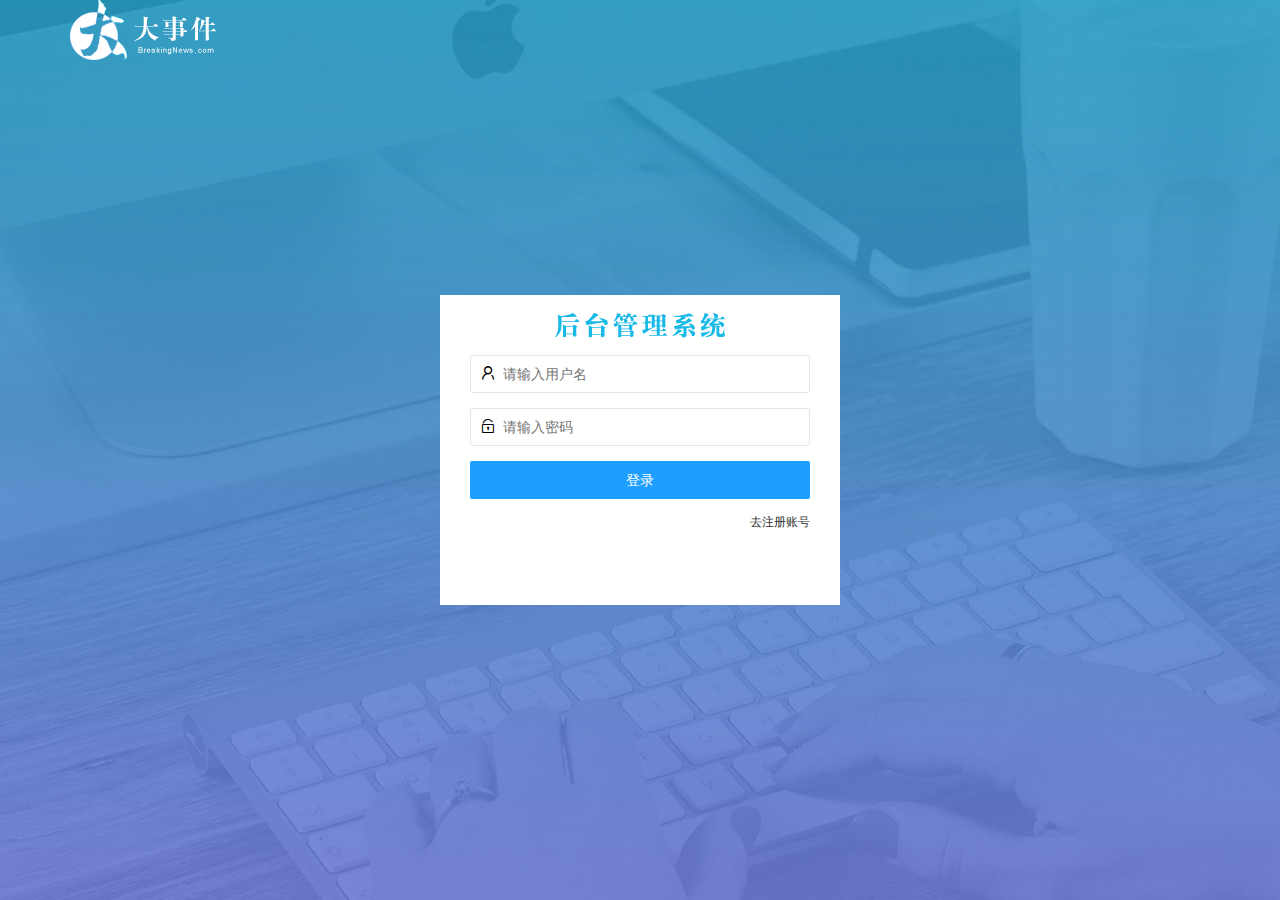
<file: login.html>
<!DOCTYPE html>
<html lang="en">

<head>
    <meta charset="UTF-8">
    <meta name="viewport" content="width=device-width, initial-scale=1.0">
    <title>大事件</title>
    <!-- 导入 LayUI 的样式 -->
    <link rel="stylesheet" href="/assets/lib/layui/css/layui.css" />
    <!-- 导入自己的样式表 -->
    <link rel="stylesheet" href="/assets/css/login.css" />

</head>

<body>
    <!-- 头部的 Logo 区域 -->
    <div class="layui-main">
        <img src="/assets/images/logo.png" alt="" />
    </div>

    <!-- 登录注册区域 -->
    <div class="loginAndRegBox">
        <div class="title-box"></div>
        <!-- 登录的div -->
        <div class="login-box">
            <!-- 登录的表单 -->
            <form class="layui-form" id="form_login">
                <!-- 用户名 -->
                <div class="layui-form-item">
                    <i class="layui-icon layui-icon-username"></i>
                    <input type="text" name="username" required lay-verify="required" placeholder="请输入用户名"
                        autocomplete="off" class="layui-input" />
                </div>
                <!-- 密码 -->
                <div class="layui-form-item">
                    <i class="layui-icon layui-icon-password"></i>
                    <input type="password" name="password" required lay-verify="required|pwd" placeholder="请输入密码"
                        autocomplete="off" class="layui-input" />
                </div>
                <!-- 登录按钮 -->
                <div class="layui-form-item">
                    <!-- 注意：表单提交按钮和普通按钮的区别，就是 lay-submit 属性 -->
                    <button class="layui-btn layui-btn-fluid layui-btn-normal" lay-submit>登录</button>
                </div>
                <div class="layui-form-item links">
                    <a href="javascript:;" id="link_reg">去注册账号</a>
                </div>
            </form>
        </div>


        <!-- 注册的div -->
        <div class="reg-box">
            <!-- 注册的表单 -->
            <form class="layui-form" id="form_reg">
                <!-- 用户名 -->
                <div class="layui-form-item">
                    <i class="layui-icon layui-icon-username"></i>
                    <input type="text" name="username" required lay-verify="required" placeholder="请输入用户名"
                        autocomplete="off" class="layui-input" />
                </div>
                <!-- 密码 -->
                <div class="layui-form-item">
                    <i class="layui-icon layui-icon-password"></i>
                    <input type="password" name="password" required lay-verify="required|pwd" placeholder="请输入密码"
                        autocomplete="off" class="layui-input" />
                </div>
                <!-- 密码确认框 -->
                <div class="layui-form-item">
                    <i class="layui-icon layui-icon-password"></i>
                    <input type="password" name="repassword" required lay-verify="required|pwd|repwd"
                        placeholder="再次确认密码" autocomplete="off" class="layui-input" />
                </div>
                <!-- 注册按钮 -->
                <div class="layui-form-item">
                    <!-- 注意：表单提交按钮和普通按钮的区别，就是 lay-submit 属性 -->
                    <button class="layui-btn layui-btn-fluid layui-btn-normal" lay-submit>注册</button>
                </div>
                <div class="layui-form-item links">
                    <a href="javascript:;" id="link_login">去登录</a>
                </div>
            </form>
        </div>
    </div>


    <!-- 导入 Layui 的JS文件 -->
    <script src="/assets/lib/layui/layui.all.js"></script>
    <script src="/assets/lib/jquery.js"></script>
    <script src="/assets/js/baseAPI.js"></script>
    <script src="/assets/js/login.js"></script>
</body>


</html>
</file>
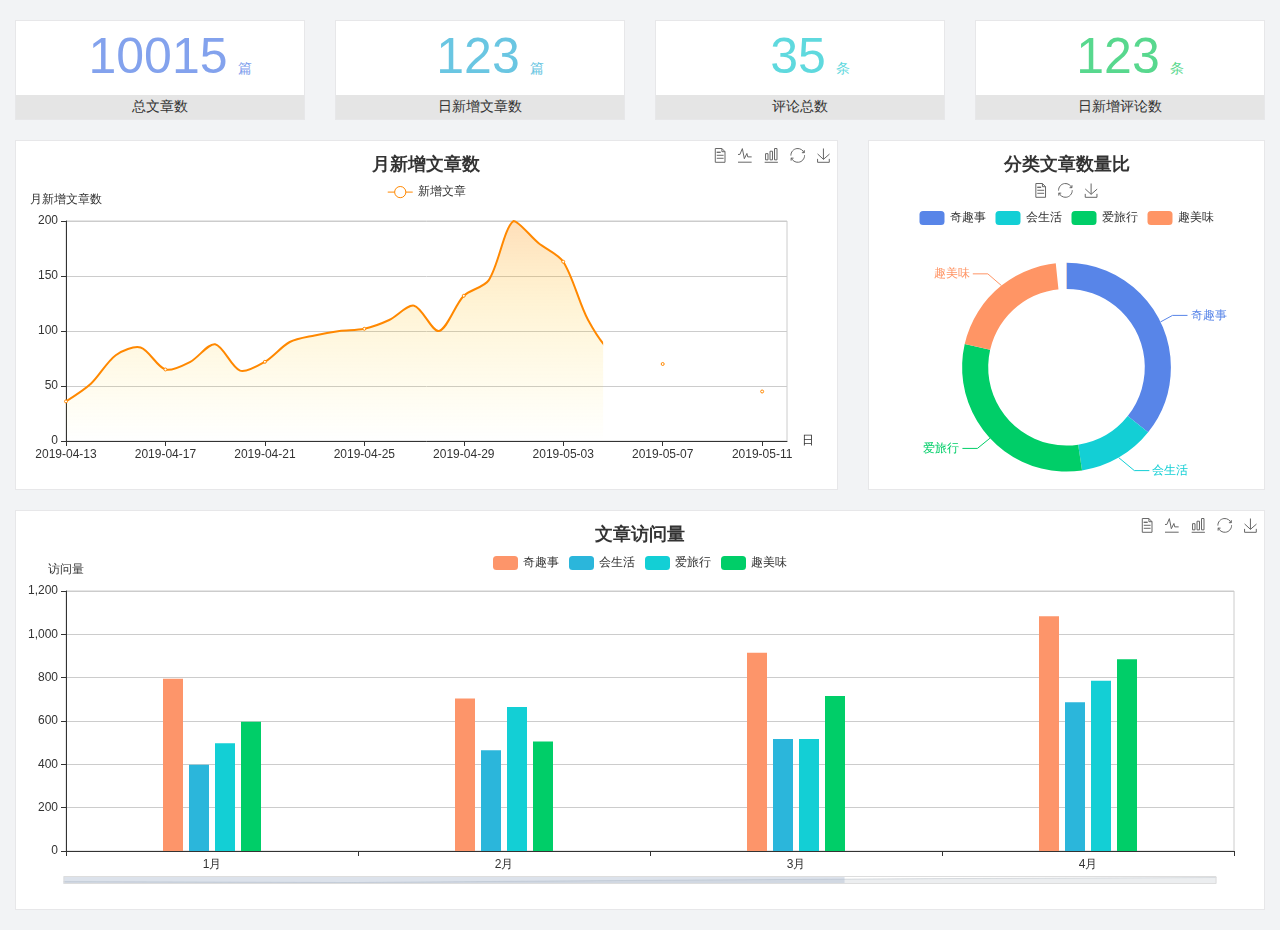
<file: home/dashboard.html>
<!DOCTYPE html>
<html lang="en">

<head>
  <meta charset="UTF-8">
  <meta name="viewport" content="width=device-width, initial-scale=1.0">
  <meta http-equiv="X-UA-Compatible" content="ie=edge">
  <title>图表统计</title>
  <link rel="stylesheet" href="../../assets/lib/bootstrap.css" />
  <link rel="stylesheet" href="../../assets/lib/main.css" />
  <script src="../../assets/lib/jquery.js"></script>
  <script type="text/javascript" src="../../assets/lib/echarts.min.js"></script>
</head>

<body>
  <div class="container-fluid">
    <div class="row spannel_list">
      <div class="col-sm-3 col-xs-6">
        <div class="spannel">
          <em>10015</em><span>篇</span>
          <b>总文章数</b>
        </div>
      </div>
      <div class="col-sm-3 col-xs-6">
        <div class="spannel scolor01">
          <em>123</em><span>篇</span>
          <b>日新增文章数</b>
        </div>
      </div>
      <div class="col-sm-3 col-xs-6">
        <div class="spannel scolor02">
          <em>35</em><span>条</span>
          <b>评论总数</b>
        </div>
      </div>
      <div class="col-sm-3 col-xs-6">
        <div class="spannel scolor03">
          <em>123</em><span>条</span>
          <b>日新增评论数</b>
        </div>
      </div>
    </div>
  </div>

  <div class="container-fluid">
    <div class="row curve-pie">
      <div class="col-lg-8 col-md-8">
        <div class="gragh_pannel" id="curve_show"></div>
      </div>
      <div class="col-lg-4 col-md-4">
        <div class="gragh_pannel" id="pie_show"></div>
      </div>
    </div>
  </div>

  <div class="container-fluid">
    <div class="column_pannel" id="column_show"></div>
  </div>

  <script>
    var oChart = echarts.init(document.getElementById('curve_show'));
    var aList_all = [
      { 'count': 36, 'date': '2019-04-13' },
      { 'count': 52, 'date': '2019-04-14' },
      { 'count': 78, 'date': '2019-04-15' },
      { 'count': 85, 'date': '2019-04-16' },
      { 'count': 65, 'date': '2019-04-17' },
      { 'count': 72, 'date': '2019-04-18' },
      { 'count': 88, 'date': '2019-04-19' },
      { 'count': 64, 'date': '2019-04-20' },
      { 'count': 72, 'date': '2019-04-21' },
      { 'count': 90, 'date': '2019-04-22' },
      { 'count': 96, 'date': '2019-04-23' },
      { 'count': 100, 'date': '2019-04-24' },
      { 'count': 102, 'date': '2019-04-25' },
      { 'count': 110, 'date': '2019-04-26' },
      { 'count': 123, 'date': '2019-04-27' },
      { 'count': 100, 'date': '2019-04-28' },
      { 'count': 132, 'date': '2019-04-29' },
      { 'count': 146, 'date': '2019-04-30' },
      { 'count': 200, 'date': '2019-05-01' },
      { 'count': 180, 'date': '2019-05-02' },
      { 'count': 163, 'date': '2019-05-03' },
      { 'count': 110, 'date': '2019-05-04' },
      { 'count': 80, 'date': '2019-05-05' },
      { 'count': 82, 'date': '2019-05-06' },
      { 'count': 70, 'date': '2019-05-07' },
      { 'count': 65, 'date': '2019-05-08' },
      { 'count': 54, 'date': '2019-05-09' },
      { 'count': 40, 'date': '2019-05-10' },
      { 'count': 45, 'date': '2019-05-11' },
      { 'count': 38, 'date': '2019-05-12' },
    ];

    let aCount = [];
    let aDate = [];

    for (var i = 0; i < aList_all.length; i++) {
      aCount.push(aList_all[i].count);
      aDate.push(aList_all[i].date);
    }

    var chartopt = {
      title: {
        text: '月新增文章数',
        left: 'center',
        top: '10'
      },
      tooltip: {
        trigger: 'axis'
      },
      legend: {
        data: ['新增文章'],
        top: '40'
      },
      toolbox: {
        show: true,
        feature: {
          mark: { show: true },
          dataView: { show: true, readOnly: false },
          magicType: { show: true, type: ['line', 'bar'] },
          restore: { show: true },
          saveAsImage: { show: true }
        }
      },
      calculable: true,
      xAxis: [
        {
          name: '日',
          type: 'category',
          boundaryGap: false,
          data: aDate
        }
      ],
      yAxis: [
        {
          name: '月新增文章数',
          type: 'value'
        }
      ],
      series: [
        {
          name: '新增文章',
          type: 'line',
          smooth: true,
          itemStyle: { normal: { areaStyle: { type: 'default' }, color: '#f80' }, lineStyle: { color: '#f80' } },
          data: aCount
        }],
      areaStyle: {
        normal: {
          color: new echarts.graphic.LinearGradient(0, 0, 0, 1, [{
            offset: 0,
            color: 'rgba(255,136,0,0.39)'
          }, {
            offset: .34,
            color: 'rgba(255,180,0,0.25)'
          }, {
            offset: 1,
            color: 'rgba(255,222,0,0.00)'
          }])

        }
      },
      grid: {
        show: true,
        x: 50,
        x2: 50,
        y: 80,
        height: 220
      }
    };

    oChart.setOption(chartopt);


    var oPie = echarts.init(document.getElementById('pie_show'));
    var oPieopt =
    {
      title: {
        top: 10,
        text: '分类文章数量比',
        x: 'center'
      },
      tooltip: {
        trigger: 'item',
        formatter: "{a} <br/>{b} : {c} ({d}%)"
      },
      color: ['#5885e8', '#13cfd5', '#00ce68', '#ff9565'],
      legend: {
        x: 'center',
        top: 65,
        data: ['奇趣事', '会生活', '爱旅行', '趣美味']
      },
      toolbox: {
        show: true,
        x: 'center',
        top: 35,
        feature: {
          mark: { show: true },
          dataView: { show: true, readOnly: false },
          magicType: {
            show: true,
            type: ['pie', 'funnel'],
            option: {
              funnel: {
                x: '25%',
                width: '50%',
                funnelAlign: 'left',
                max: 1548
              }
            }
          },
          restore: { show: true },
          saveAsImage: { show: true }
        }
      },
      calculable: true,
      series: [
        {
          name: '访问来源',
          type: 'pie',
          radius: ['45%', '60%'],
          center: ['50%', '65%'],
          data: [
            { value: 300, name: '奇趣事' },
            { value: 100, name: '会生活' },
            { value: 260, name: '爱旅行' },
            { value: 180, name: '趣美味' }
          ]
        }
      ]
    };
    oPie.setOption(oPieopt);



    var oColumn = this.echarts.init(document.getElementById('column_show'));
    var oColumnopt =
    {
      title: {
        text: '文章访问量',
        left: 'center',
        top: '10'
      },
      tooltip: {
        trigger: 'axis'
      },
      legend: {
        data: ['奇趣事', '会生活', '爱旅行', '趣美味'],
        top: '40'
      },
      toolbox: {
        show: true,
        feature: {
          mark: { show: true },
          dataView: { show: true, readOnly: false },
          magicType: { show: true, type: ['line', 'bar'] },
          restore: { show: true },
          saveAsImage: { show: true }
        }
      },
      calculable: true,
      xAxis: [
        {
          type: 'category',
          data: ['1月', '2月', '3月', '4月', '5月']
        }
      ],
      yAxis: [
        {
          name: '访问量',
          type: 'value'
        }
      ],
      series: [
        {
          name: '奇趣事',
          type: 'bar',
          barWidth: 20,
          itemStyle: {
            normal: { areaStyle: { type: 'default' }, color: '#fd956a' }
          },
          data: [800, 708, 920, 1090, 1200]
        },
        {
          name: '会生活',
          type: 'bar',
          barWidth: 20,
          itemStyle: {
            normal: { areaStyle: { type: 'default' }, color: '#2bb6db' }
          },
          data: [400, 468, 520, 690, 800]
        },
        {
          name: '爱旅行',
          type: 'bar',
          barWidth: 20,
          itemStyle: {
            normal: { areaStyle: { type: 'default' }, color: '#13cfd5' }
          },
          data: [500, 668, 520, 790, 900]
        },
        {
          name: '趣美味',
          type: 'bar',
          barWidth: 20,
          itemStyle: {
            normal: { areaStyle: { type: 'default' }, color: '#00ce68' }
          },
          data: [600, 508, 720, 890, 1000]
        }
      ],
      grid: {
        show: true,
        x: 50,
        x2: 30,
        y: 80,
        height: 260
      },
      dataZoom: [//给x轴设置滚动条
        {
          start: 0,//默认为0
          end: 100 - 1000 / 31,//默认为100
          type: 'slider',
          show: true,
          xAxisIndex: [0],
          handleSize: 0,//滑动条的 左右2个滑动条的大小
          height: 8,//组件高度
          left: 45, //左边的距离
          right: 50,//右边的距离
          bottom: 26,//右边的距离
          handleColor: '#ddd',//h滑动图标的颜色
          handleStyle: {
            borderColor: "#cacaca",
            borderWidth: "1",
            shadowBlur: 2,
            background: "#ddd",
            shadowColor: "#ddd",
          }
        }]
    };
    oColumn.setOption(oColumnopt);
  </script>
</body>

</html>
</file>
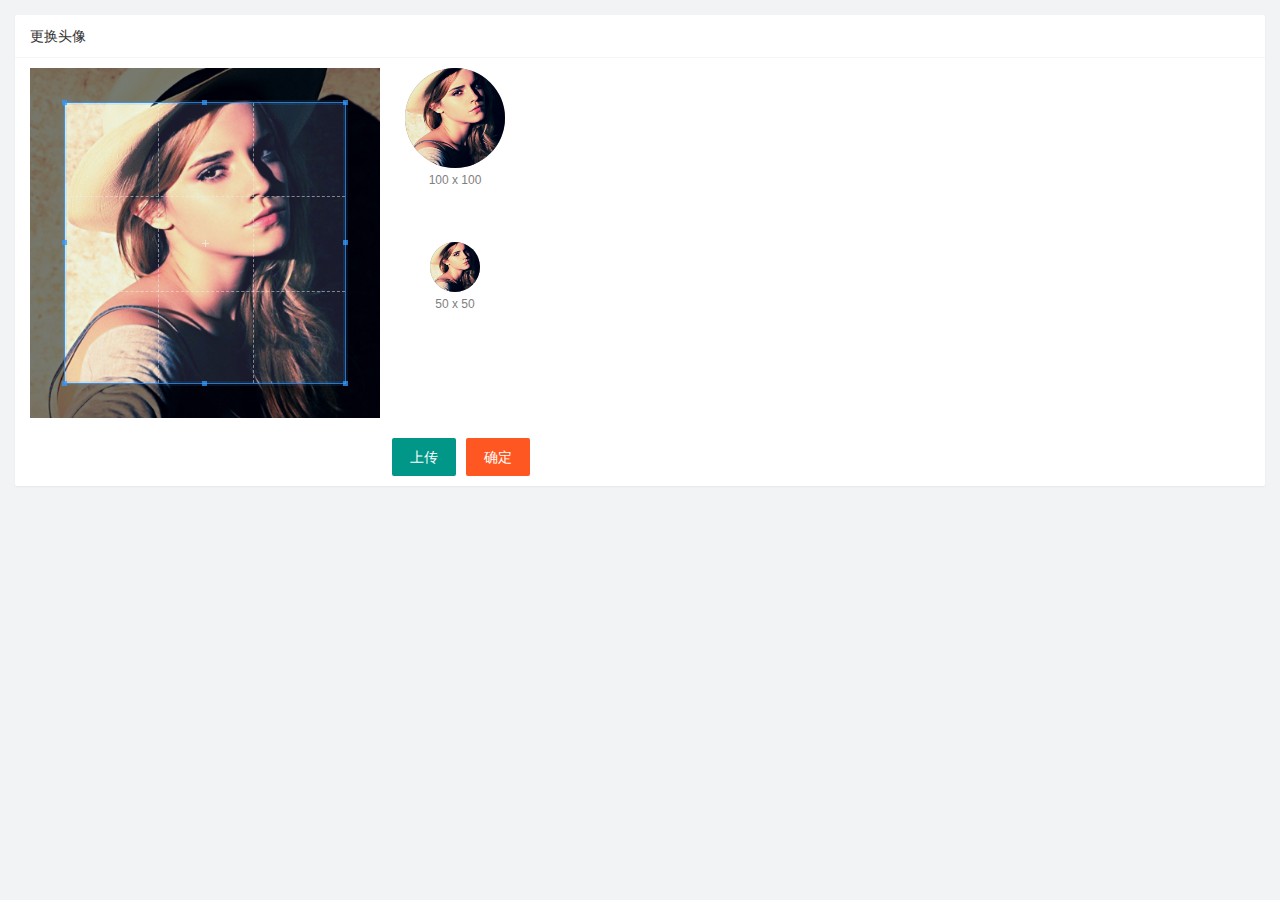
<file: user/user_avatar.html>
<!DOCTYPE html>
<html lang="en">

<head>
    <meta charset="UTF-8">
    <meta name="viewport" content="width=device-width, initial-scale=1.0">
    <title>Document</title>
    <link rel="stylesheet" href="/assets/lib/layui/css/layui.css">
    <link rel="stylesheet" href="/assets/lib/cropper/cropper.css" />
    <link rel="stylesheet" href="/assets/css/user/user_avatar.css">
</head>

<body>
    <!-- 卡片区域 -->
    <div class="layui-card">
        <div class="layui-card-header">更换头像</div>
        <div class="layui-card-body">
            <!-- 第一行的图片裁剪和预览区域 -->
            <div class="row1">
                <!-- 图片裁剪区域 -->
                <div class="cropper-box">
                    <!-- 这个 img 标签很重要，将来会把它初始化为裁剪区域 -->
                    <img id="image" src="/assets/images/sample.jpg" />
                </div>
                <!-- 图片的预览区域 -->
                <div class="preview-box">
                    <div>
                        <!-- 宽高为 100px 的预览区域 -->
                        <div class="img-preview w100"></div>
                        <p class="size">100 x 100</p>
                    </div>
                    <div>
                        <!-- 宽高为 50px 的预览区域 -->
                        <div class="img-preview w50"></div>
                        <p class="size">50 x 50</p>
                    </div>
                </div>
            </div>

            <!-- 第二行的按钮区域 -->
            <div class="row2">
                <input type="file" id="file" accept="image/*">
                <button type="button" id="btnChooseImage" class="layui-btn">上传</button>
                <button type="button" id="btnUpload" class="layui-btn layui-btn-danger">确定</button>
            </div>
        </div>
    </div>
    <script src="/assets/lib/layui/layui.all.js"></script>
    <script src="/assets/lib/jquery.js"></script>
    <script src="/assets/lib/cropper/Cropper.js"></script>
    <script src="/assets/lib/cropper/jquery-cropper.js"></script>
    <script src="/assets/js/baseAPI.js"></script>
    <script src="/assets/js/user/user_avatar.js"></script>
</body>

</html>
</file>
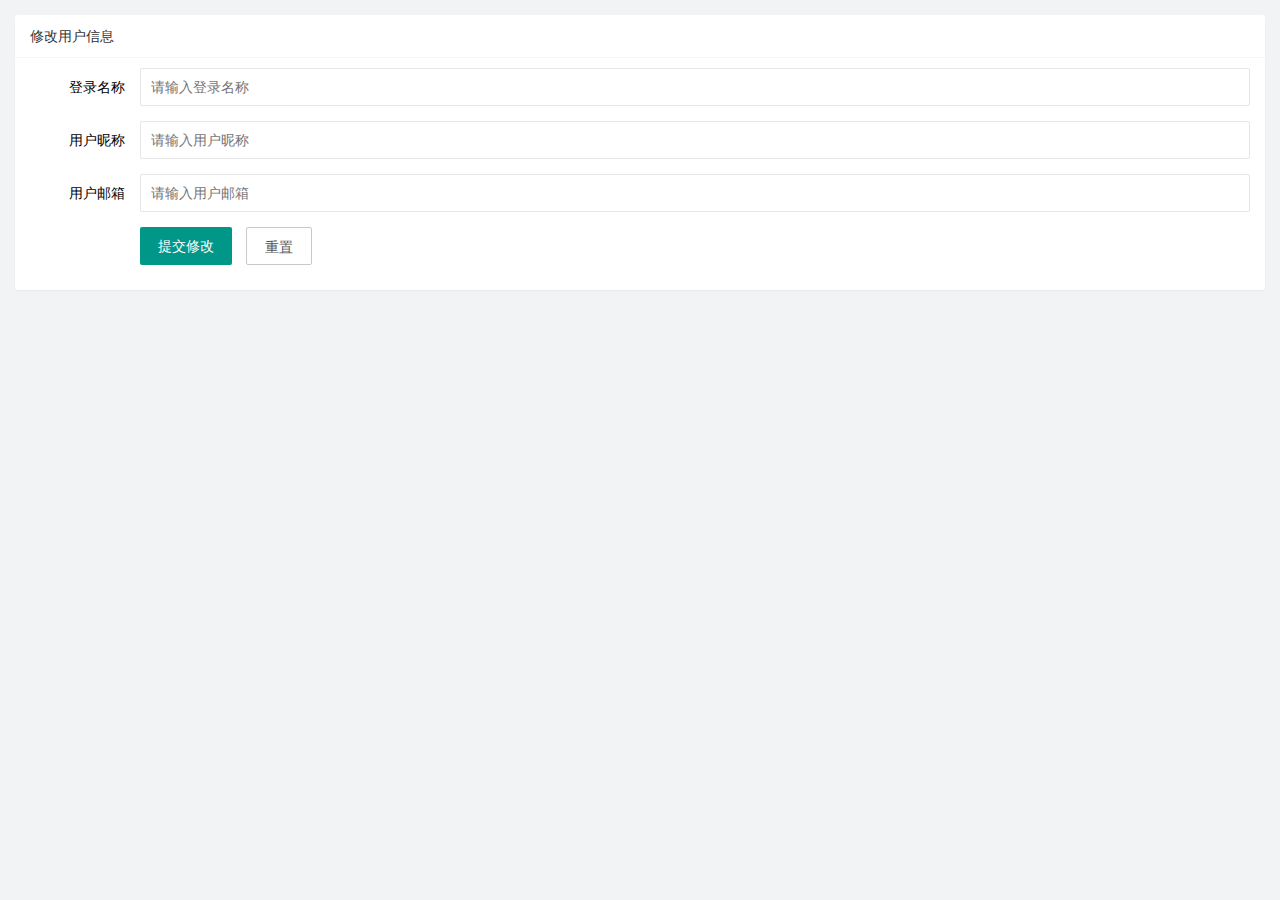
<file: user/user_info.html>
<!DOCTYPE html>
<html lang="en">

<head>
    <meta charset="UTF-8">
    <meta name="viewport" content="width=device-width, initial-scale=1.0">
    <title>Document</title>
    <link rel="stylesheet" href="/assets/lib/layui/css/layui.css">
    <link rel="stylesheet" href="/assets/css/user/user_info.css">
</head>

<body>
    <!-- 卡片区域 -->
    <div class="layui-card">
        <div class="layui-card-header">修改用户信息</div>
        <div class="layui-card-body">
            <!-- 表单 -->
            <!-- form 表单区域 -->
            <form class="layui-form" lay-filter="formUserInfo">
                <input type="hidden" name="id" value="" />
                <div class="layui-form-item">
                    <label class="layui-form-label">登录名称</label>
                    <div class="layui-input-block">
                        <input type="text" name="username" required lay-verify="required" placeholder="请输入登录名称"
                            autocomplete="off" class="layui-input" readonly />
                    </div>
                </div>
                <div class="layui-form-item">
                    <label class="layui-form-label">用户昵称</label>
                    <div class="layui-input-block">
                        <input type="text" name="nickname" required lay-verify="required|nickname" placeholder="请输入用户昵称"
                            autocomplete="off" class="layui-input" />
                    </div>
                </div>
                <div class="layui-form-item">
                    <label class="layui-form-label">用户邮箱</label>
                    <div class="layui-input-block">
                        <input type="text" name="email" required lay-verify="required|email" placeholder="请输入用户邮箱"
                            autocomplete="off" class="layui-input" />
                    </div>
                </div>
                <div class="layui-form-item">
                    <div class="layui-input-block">
                        <button class="layui-btn" lay-submit lay-filter="formDemo">提交修改</button>
                        <button class="layui-btn layui-btn-primary" id="btnReset">重置</button>
                    </div>
                </div>
            </form>
        </div>
    </div>
</body>
<script src="/assets/lib/layui/layui.all.js"></script>
<script src="/assets/lib/jquery.js"></script>
<script src="/assets/js/baseAPI.js"></script>
<script src="/assets/js/user/user_info.js"></script>

</html>
</file>
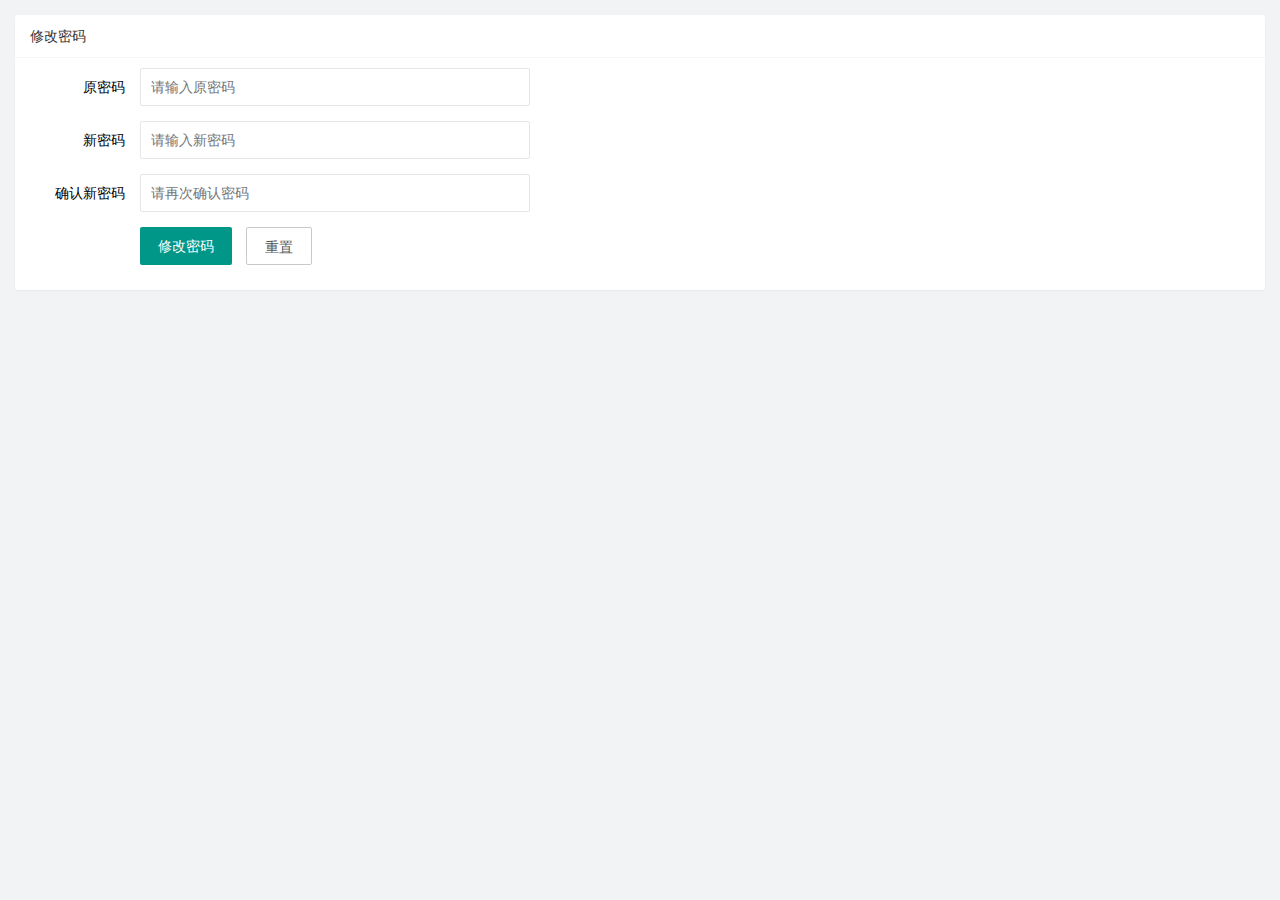
<file: user/user_pwd.html>
<!DOCTYPE html>
<html lang="en">

<head>
    <meta charset="UTF-8" />
    <meta name="viewport" content="width=device-width, initial-scale=1.0" />
    <title>Document</title>
    <link rel="stylesheet" href="/assets/lib/layui/css/layui.css" />
    <link rel="stylesheet" href="/assets/css/user/user_pwd.css" />
</head>

<body>
    <!-- 卡片区域 -->
    <div class="layui-card">
        <div class="layui-card-header">修改密码</div>
        <div class="layui-card-body">
            <form class="layui-form">
                <div class="layui-form-item">
                    <label class="layui-form-label">原密码</label>
                    <div class="layui-input-block">
                        <input type="password" name="oldPwd" required lay-verify="required|pwd" placeholder="请输入原密码"
                            autocomplete="off" class="layui-input" />
                    </div>
                </div>
                <div class="layui-form-item">
                    <label class="layui-form-label">新密码</label>
                    <div class="layui-input-block">
                        <input type="password" name="newPwd" required lay-verify="required|pwd|samePwd"
                            placeholder="请输入新密码" autocomplete="off" class="layui-input" />
                    </div>
                </div>
                <div class="layui-form-item">
                    <label class="layui-form-label">确认新密码</label>
                    <div class="layui-input-block">
                        <input type="password" name="rePwd" required lay-verify="required|pwd|rePwd"
                            placeholder="请再次确认密码" autocomplete="off" class="layui-input" />
                    </div>
                </div>
                <div class="layui-form-item">
                    <div class="layui-input-block">
                        <button class="layui-btn" lay-submit lay-filter="formDemo">修改密码</button>
                        <button type="reset" class="layui-btn layui-btn-primary">重置</button>
                    </div>
                </div>
            </form>
        </div>
    </div>


    <!-- 导入 layui 的 js -->
    <script src="/assets/lib/layui/layui.all.js"></script>
    <!-- 导入 jQuery -->
    <script src="/assets/lib/jquery.js"></script>
    <!-- 导入 baseAPI -->
    <script src="/assets/js/baseAPI.js"></script>
    <!-- 导入自己的 js -->
    <script src="/assets/js/user/user_pwd.js"></script>
</body>

</html>
</file>
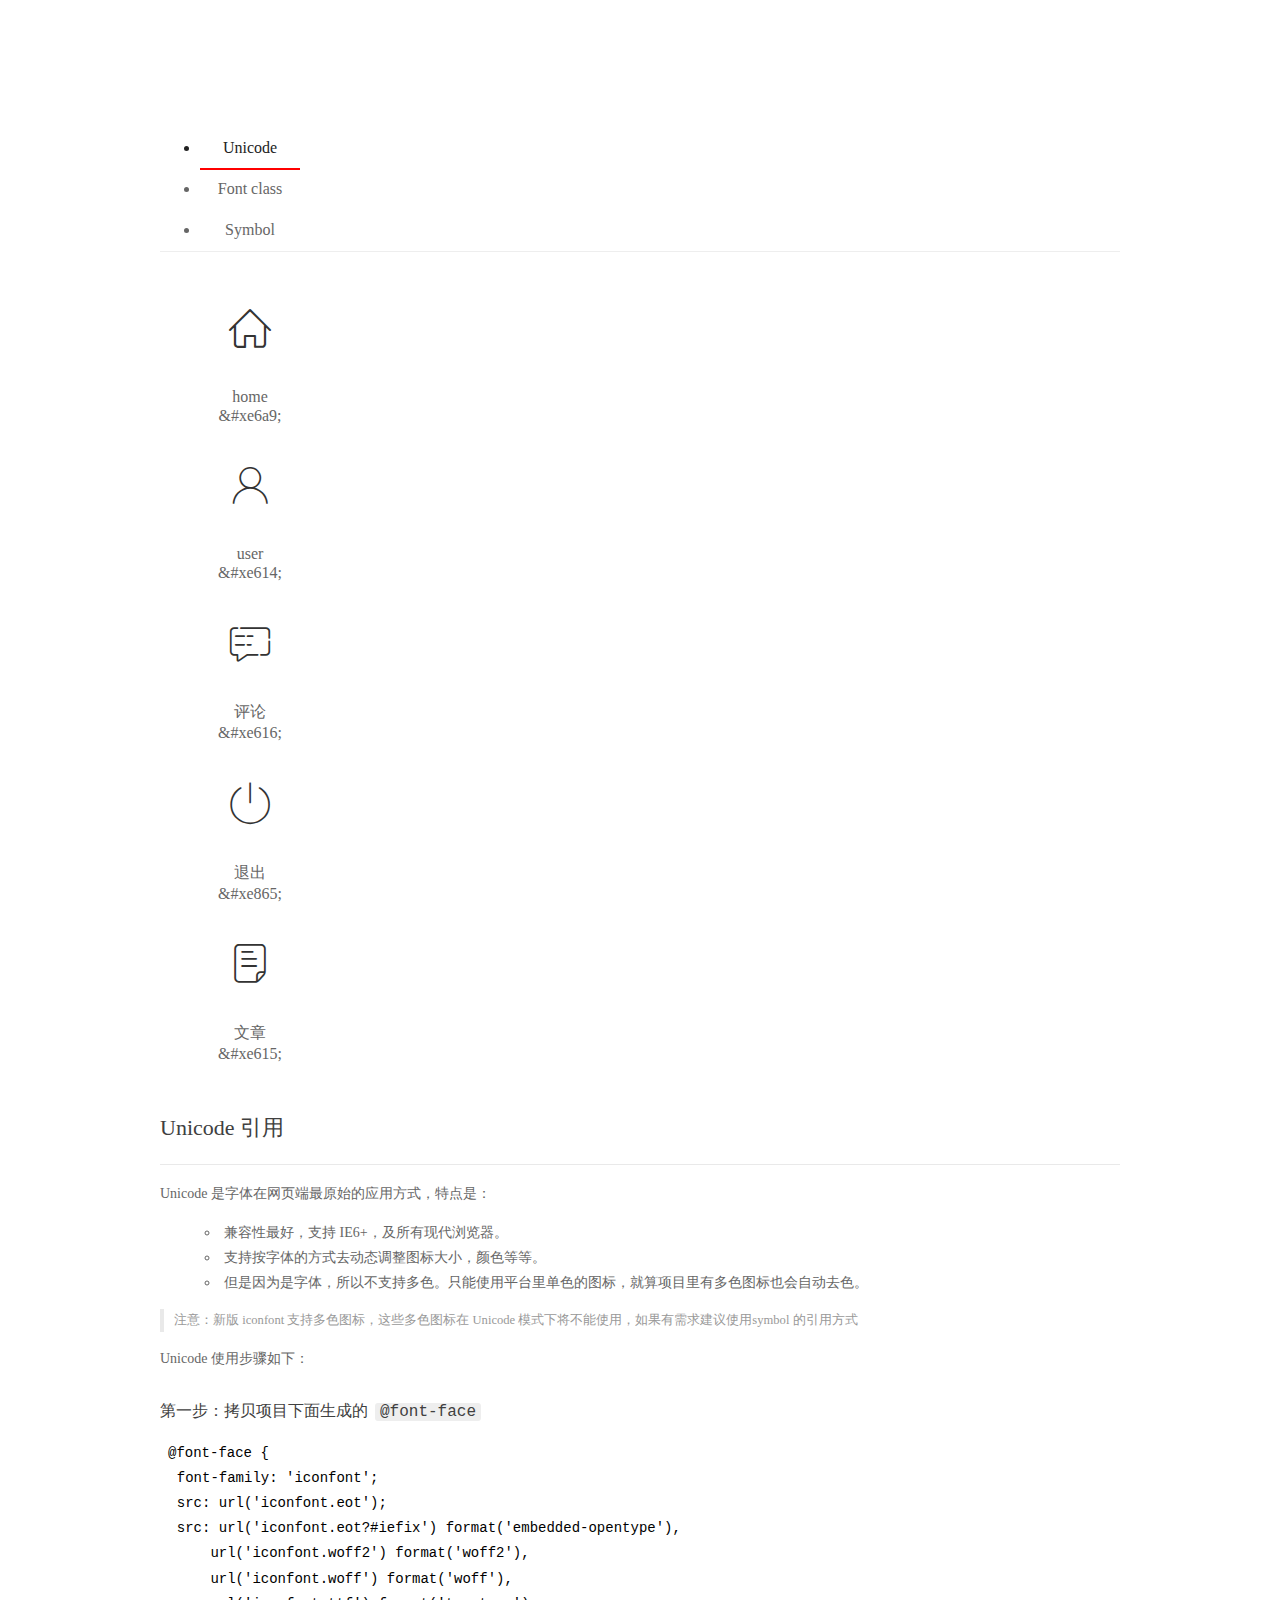
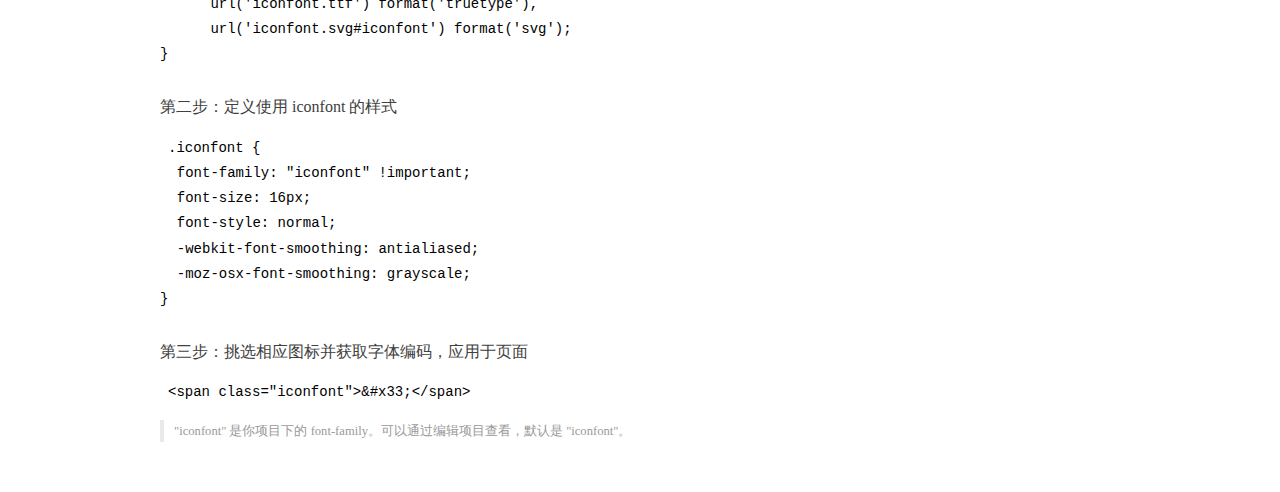
<file: assets/fonts/demo_index.html>
<!DOCTYPE html>
<html>
<head>
  <meta charset="utf-8"/>
  <title>IconFont Demo</title>
  <link rel="shortcut icon" href="https://gtms04.alicdn.com/tps/i4/TB1_oz6GVXXXXaFXpXXJDFnIXXX-64-64.ico" type="image/x-icon"/>
  <link rel="stylesheet" href="https://g.alicdn.com/thx/cube/1.3.2/cube.min.css">
  <link rel="stylesheet" href="demo.css">
  <link rel="stylesheet" href="iconfont.css">
  <script src="iconfont.js"></script>
  <!-- jQuery -->
  <script src="https://a1.alicdn.com/oss/uploads/2018/12/26/7bfddb60-08e8-11e9-9b04-53e73bb6408b.js"></script>
  <!-- 代码高亮 -->
  <script src="https://a1.alicdn.com/oss/uploads/2018/12/26/a3f714d0-08e6-11e9-8a15-ebf944d7534c.js"></script>
</head>
<body>
  <div class="main">
    <h1 class="logo"><a href="https://www.iconfont.cn/" title="iconfont 首页" target="_blank">&#xe86b;</a></h1>
    <div class="nav-tabs">
      <ul id="tabs" class="dib-box">
        <li class="dib active"><span>Unicode</span></li>
        <li class="dib"><span>Font class</span></li>
        <li class="dib"><span>Symbol</span></li>
      </ul>
      
    </div>
    <div class="tab-container">
      <div class="content unicode" style="display: block;">
          <ul class="icon_lists dib-box">
          
            <li class="dib">
              <span class="icon iconfont">&#xe6a9;</span>
                <div class="name">home</div>
                <div class="code-name">&amp;#xe6a9;</div>
              </li>
          
            <li class="dib">
              <span class="icon iconfont">&#xe614;</span>
                <div class="name">user</div>
                <div class="code-name">&amp;#xe614;</div>
              </li>
          
            <li class="dib">
              <span class="icon iconfont">&#xe616;</span>
                <div class="name">评论</div>
                <div class="code-name">&amp;#xe616;</div>
              </li>
          
            <li class="dib">
              <span class="icon iconfont">&#xe865;</span>
                <div class="name">退出</div>
                <div class="code-name">&amp;#xe865;</div>
              </li>
          
            <li class="dib">
              <span class="icon iconfont">&#xe615;</span>
                <div class="name">文章</div>
                <div class="code-name">&amp;#xe615;</div>
              </li>
          
          </ul>
          <div class="article markdown">
          <h2 id="unicode-">Unicode 引用</h2>
          <hr>

          <p>Unicode 是字体在网页端最原始的应用方式，特点是：</p>
          <ul>
            <li>兼容性最好，支持 IE6+，及所有现代浏览器。</li>
            <li>支持按字体的方式去动态调整图标大小，颜色等等。</li>
            <li>但是因为是字体，所以不支持多色。只能使用平台里单色的图标，就算项目里有多色图标也会自动去色。</li>
          </ul>
          <blockquote>
            <p>注意：新版 iconfont 支持多色图标，这些多色图标在 Unicode 模式下将不能使用，如果有需求建议使用symbol 的引用方式</p>
          </blockquote>
          <p>Unicode 使用步骤如下：</p>
          <h3 id="-font-face">第一步：拷贝项目下面生成的 <code>@font-face</code></h3>
<pre><code class="language-css"
>@font-face {
  font-family: 'iconfont';
  src: url('iconfont.eot');
  src: url('iconfont.eot?#iefix') format('embedded-opentype'),
      url('iconfont.woff2') format('woff2'),
      url('iconfont.woff') format('woff'),
      url('iconfont.ttf') format('truetype'),
      url('iconfont.svg#iconfont') format('svg');
}
</code></pre>
          <h3 id="-iconfont-">第二步：定义使用 iconfont 的样式</h3>
<pre><code class="language-css"
>.iconfont {
  font-family: "iconfont" !important;
  font-size: 16px;
  font-style: normal;
  -webkit-font-smoothing: antialiased;
  -moz-osx-font-smoothing: grayscale;
}
</code></pre>
          <h3 id="-">第三步：挑选相应图标并获取字体编码，应用于页面</h3>
<pre>
<code class="language-html"
>&lt;span class="iconfont"&gt;&amp;#x33;&lt;/span&gt;
</code></pre>
          <blockquote>
            <p>"iconfont" 是你项目下的 font-family。可以通过编辑项目查看，默认是 "iconfont"。</p>
          </blockquote>
          </div>
      </div>
      <div class="content font-class">
        <ul class="icon_lists dib-box">
          
          <li class="dib">
            <span class="icon iconfont icon-home"></span>
            <div class="name">
              home
            </div>
            <div class="code-name">.icon-home
            </div>
          </li>
          
          <li class="dib">
            <span class="icon iconfont icon-user"></span>
            <div class="name">
              user
            </div>
            <div class="code-name">.icon-user
            </div>
          </li>
          
          <li class="dib">
            <span class="icon iconfont icon-pinglun"></span>
            <div class="name">
              评论
            </div>
            <div class="code-name">.icon-pinglun
            </div>
          </li>
          
          <li class="dib">
            <span class="icon iconfont icon-tuichu"></span>
            <div class="name">
              退出
            </div>
            <div class="code-name">.icon-tuichu
            </div>
          </li>
          
          <li class="dib">
            <span class="icon iconfont icon-16"></span>
            <div class="name">
              文章
            </div>
            <div class="code-name">.icon-16
            </div>
          </li>
          
        </ul>
        <div class="article markdown">
        <h2 id="font-class-">font-class 引用</h2>
        <hr>

        <p>font-class 是 Unicode 使用方式的一种变种，主要是解决 Unicode 书写不直观，语意不明确的问题。</p>
        <p>与 Unicode 使用方式相比，具有如下特点：</p>
        <ul>
          <li>兼容性良好，支持 IE8+，及所有现代浏览器。</li>
          <li>相比于 Unicode 语意明确，书写更直观。可以很容易分辨这个 icon 是什么。</li>
          <li>因为使用 class 来定义图标，所以当要替换图标时，只需要修改 class 里面的 Unicode 引用。</li>
          <li>不过因为本质上还是使用的字体，所以多色图标还是不支持的。</li>
        </ul>
        <p>使用步骤如下：</p>
        <h3 id="-fontclass-">第一步：引入项目下面生成的 fontclass 代码：</h3>
<pre><code class="language-html">&lt;link rel="stylesheet" href="./iconfont.css"&gt;
</code></pre>
        <h3 id="-">第二步：挑选相应图标并获取类名，应用于页面：</h3>
<pre><code class="language-html">&lt;span class="iconfont icon-xxx"&gt;&lt;/span&gt;
</code></pre>
        <blockquote>
          <p>"
            iconfont" 是你项目下的 font-family。可以通过编辑项目查看，默认是 "iconfont"。</p>
        </blockquote>
      </div>
      </div>
      <div class="content symbol">
          <ul class="icon_lists dib-box">
          
            <li class="dib">
                <svg class="icon svg-icon" aria-hidden="true">
                  <use xlink:href="#icon-home"></use>
                </svg>
                <div class="name">home</div>
                <div class="code-name">#icon-home</div>
            </li>
          
            <li class="dib">
                <svg class="icon svg-icon" aria-hidden="true">
                  <use xlink:href="#icon-user"></use>
                </svg>
                <div class="name">user</div>
                <div class="code-name">#icon-user</div>
            </li>
          
            <li class="dib">
                <svg class="icon svg-icon" aria-hidden="true">
                  <use xlink:href="#icon-pinglun"></use>
                </svg>
                <div class="name">评论</div>
                <div class="code-name">#icon-pinglun</div>
            </li>
          
            <li class="dib">
                <svg class="icon svg-icon" aria-hidden="true">
                  <use xlink:href="#icon-tuichu"></use>
                </svg>
                <div class="name">退出</div>
                <div class="code-name">#icon-tuichu</div>
            </li>
          
            <li class="dib">
                <svg class="icon svg-icon" aria-hidden="true">
                  <use xlink:href="#icon-16"></use>
                </svg>
                <div class="name">文章</div>
                <div class="code-name">#icon-16</div>
            </li>
          
          </ul>
          <div class="article markdown">
          <h2 id="symbol-">Symbol 引用</h2>
          <hr>

          <p>这是一种全新的使用方式，应该说这才是未来的主流，也是平台目前推荐的用法。相关介绍可以参考这篇<a href="">文章</a>
            这种用法其实是做了一个 SVG 的集合，与另外两种相比具有如下特点：</p>
          <ul>
            <li>支持多色图标了，不再受单色限制。</li>
            <li>通过一些技巧，支持像字体那样，通过 <code>font-size</code>, <code>color</code> 来调整样式。</li>
            <li>兼容性较差，支持 IE9+，及现代浏览器。</li>
            <li>浏览器渲染 SVG 的性能一般，还不如 png。</li>
          </ul>
          <p>使用步骤如下：</p>
          <h3 id="-symbol-">第一步：引入项目下面生成的 symbol 代码：</h3>
<pre><code class="language-html">&lt;script src="./iconfont.js"&gt;&lt;/script&gt;
</code></pre>
          <h3 id="-css-">第二步：加入通用 CSS 代码（引入一次就行）：</h3>
<pre><code class="language-html">&lt;style&gt;
.icon {
  width: 1em;
  height: 1em;
  vertical-align: -0.15em;
  fill: currentColor;
  overflow: hidden;
}
&lt;/style&gt;
</code></pre>
          <h3 id="-">第三步：挑选相应图标并获取类名，应用于页面：</h3>
<pre><code class="language-html">&lt;svg class="icon" aria-hidden="true"&gt;
  &lt;use xlink:href="#icon-xxx"&gt;&lt;/use&gt;
&lt;/svg&gt;
</code></pre>
          </div>
      </div>

    </div>
  </div>
  <script>
  $(document).ready(function () {
      $('.tab-container .content:first').show()

      $('#tabs li').click(function (e) {
        var tabContent = $('.tab-container .content')
        var index = $(this).index()

        if ($(this).hasClass('active')) {
          return
        } else {
          $('#tabs li').removeClass('active')
          $(this).addClass('active')

          tabContent.hide().eq(index).fadeIn()
        }
      })
    })
  </script>
</body>
</html>
</file>
<file: assets/lib/layui/css/layui.css>
/** layui-v2.5.5 MIT License By https://www.layui.com */
 .layui-inline,img{display:inline-block;vertical-align:middle}h1,h2,h3,h4,h5,h6{font-weight:400}.layui-edge,.layui-header,.layui-inline,.layui-main{position:relative}.layui-body,.layui-edge,.layui-elip{overflow:hidden}.layui-btn,.layui-edge,.layui-inline,img{vertical-align:middle}.layui-btn,.layui-disabled,.layui-icon,.layui-unselect{-moz-user-select:none;-webkit-user-select:none;-ms-user-select:none}.layui-elip,.layui-form-checkbox span,.layui-form-pane .layui-form-label{text-overflow:ellipsis;white-space:nowrap}.layui-breadcrumb,.layui-tree-btnGroup{visibility:hidden}blockquote,body,button,dd,div,dl,dt,form,h1,h2,h3,h4,h5,h6,input,li,ol,p,pre,td,textarea,th,ul{margin:0;padding:0;-webkit-tap-highlight-color:rgba(0,0,0,0)}a:active,a:hover{outline:0}img{border:none}li{list-style:none}table{border-collapse:collapse;border-spacing:0}h4,h5,h6{font-size:100%}button,input,optgroup,option,select,textarea{font-family:inherit;font-size:inherit;font-style:inherit;font-weight:inherit;outline:0}pre{white-space:pre-wrap;white-space:-moz-pre-wrap;white-space:-pre-wrap;white-space:-o-pre-wrap;word-wrap:break-word}body{line-height:24px;font:14px Helvetica Neue,Helvetica,PingFang SC,Tahoma,Arial,sans-serif}hr{height:1px;margin:10px 0;border:0;clear:both}a{color:#333;text-decoration:none}a:hover{color:#777}a cite{font-style:normal;*cursor:pointer}.layui-border-box,.layui-border-box *{box-sizing:border-box}.layui-box,.layui-box *{box-sizing:content-box}.layui-clear{clear:both;*zoom:1}.layui-clear:after{content:'\20';clear:both;*zoom:1;display:block;height:0}.layui-inline{*display:inline;*zoom:1}.layui-edge{display:inline-block;width:0;height:0;border-width:6px;border-style:dashed;border-color:transparent}.layui-edge-top{top:-4px;border-bottom-color:#999;border-bottom-style:solid}.layui-edge-right{border-left-color:#999;border-left-style:solid}.layui-edge-bottom{top:2px;border-top-color:#999;border-top-style:solid}.layui-edge-left{border-right-color:#999;border-right-style:solid}.layui-disabled,.layui-disabled:hover{color:#d2d2d2!important;cursor:not-allowed!important}.layui-circle{border-radius:100%}.layui-show{display:block!important}.layui-hide{display:none!important}@font-face{font-family:layui-icon;src:url(../font/iconfont.eot?v=250);src:url(../font/iconfont.eot?v=250#iefix) format('embedded-opentype'),url(../font/iconfont.woff2?v=250) format('woff2'),url(../font/iconfont.woff?v=250) format('woff'),url(../font/iconfont.ttf?v=250) format('truetype'),url(../font/iconfont.svg?v=250#layui-icon) format('svg')}.layui-icon{font-family:layui-icon!important;font-size:16px;font-style:normal;-webkit-font-smoothing:antialiased;-moz-osx-font-smoothing:grayscale}.layui-icon-reply-fill:before{content:"\e611"}.layui-icon-set-fill:before{content:"\e614"}.layui-icon-menu-fill:before{content:"\e60f"}.layui-icon-search:before{content:"\e615"}.layui-icon-share:before{content:"\e641"}.layui-icon-set-sm:before{content:"\e620"}.layui-icon-engine:before{content:"\e628"}.layui-icon-close:before{content:"\1006"}.layui-icon-close-fill:before{content:"\1007"}.layui-icon-chart-screen:before{content:"\e629"}.layui-icon-star:before{content:"\e600"}.layui-icon-circle-dot:before{content:"\e617"}.layui-icon-chat:before{content:"\e606"}.layui-icon-release:before{content:"\e609"}.layui-icon-list:before{content:"\e60a"}.layui-icon-chart:before{content:"\e62c"}.layui-icon-ok-circle:before{content:"\1005"}.layui-icon-layim-theme:before{content:"\e61b"}.layui-icon-table:before{content:"\e62d"}.layui-icon-right:before{content:"\e602"}.layui-icon-left:before{content:"\e603"}.layui-icon-cart-simple:before{content:"\e698"}.layui-icon-face-cry:before{content:"\e69c"}.layui-icon-face-smile:before{content:"\e6af"}.layui-icon-survey:before{content:"\e6b2"}.layui-icon-tree:before{content:"\e62e"}.layui-icon-upload-circle:before{content:"\e62f"}.layui-icon-add-circle:before{content:"\e61f"}.layui-icon-download-circle:before{content:"\e601"}.layui-icon-templeate-1:before{content:"\e630"}.layui-icon-util:before{content:"\e631"}.layui-icon-face-surprised:before{content:"\e664"}.layui-icon-edit:before{content:"\e642"}.layui-icon-speaker:before{content:"\e645"}.layui-icon-down:before{content:"\e61a"}.layui-icon-file:before{content:"\e621"}.layui-icon-layouts:before{content:"\e632"}.layui-icon-rate-half:before{content:"\e6c9"}.layui-icon-add-circle-fine:before{content:"\e608"}.layui-icon-prev-circle:before{content:"\e633"}.layui-icon-read:before{content:"\e705"}.layui-icon-404:before{content:"\e61c"}.layui-icon-carousel:before{content:"\e634"}.layui-icon-help:before{content:"\e607"}.layui-icon-code-circle:before{content:"\e635"}.layui-icon-water:before{content:"\e636"}.layui-icon-username:before{content:"\e66f"}.layui-icon-find-fill:before{content:"\e670"}.layui-icon-about:before{content:"\e60b"}.layui-icon-location:before{content:"\e715"}.layui-icon-up:before{content:"\e619"}.layui-icon-pause:before{content:"\e651"}.layui-icon-date:before{content:"\e637"}.layui-icon-layim-uploadfile:before{content:"\e61d"}.layui-icon-delete:before{content:"\e640"}.layui-icon-play:before{content:"\e652"}.layui-icon-top:before{content:"\e604"}.layui-icon-friends:before{content:"\e612"}.layui-icon-refresh-3:before{content:"\e9aa"}.layui-icon-ok:before{content:"\e605"}.layui-icon-layer:before{content:"\e638"}.layui-icon-face-smile-fine:before{content:"\e60c"}.layui-icon-dollar:before{content:"\e659"}.layui-icon-group:before{content:"\e613"}.layui-icon-layim-download:before{content:"\e61e"}.layui-icon-picture-fine:before{content:"\e60d"}.layui-icon-link:before{content:"\e64c"}.layui-icon-diamond:before{content:"\e735"}.layui-icon-log:before{content:"\e60e"}.layui-icon-rate-solid:before{content:"\e67a"}.layui-icon-fonts-del:before{content:"\e64f"}.layui-icon-unlink:before{content:"\e64d"}.layui-icon-fonts-clear:before{content:"\e639"}.layui-icon-triangle-r:before{content:"\e623"}.layui-icon-circle:before{content:"\e63f"}.layui-icon-radio:before{content:"\e643"}.layui-icon-align-center:before{content:"\e647"}.layui-icon-align-right:before{content:"\e648"}.layui-icon-align-left:before{content:"\e649"}.layui-icon-loading-1:before{content:"\e63e"}.layui-icon-return:before{content:"\e65c"}.layui-icon-fonts-strong:before{content:"\e62b"}.layui-icon-upload:before{content:"\e67c"}.layui-icon-dialogue:before{content:"\e63a"}.layui-icon-video:before{content:"\e6ed"}.layui-icon-headset:before{content:"\e6fc"}.layui-icon-cellphone-fine:before{content:"\e63b"}.layui-icon-add-1:before{content:"\e654"}.layui-icon-face-smile-b:before{content:"\e650"}.layui-icon-fonts-html:before{content:"\e64b"}.layui-icon-form:before{content:"\e63c"}.layui-icon-cart:before{content:"\e657"}.layui-icon-camera-fill:before{content:"\e65d"}.layui-icon-tabs:before{content:"\e62a"}.layui-icon-fonts-code:before{content:"\e64e"}.layui-icon-fire:before{content:"\e756"}.layui-icon-set:before{content:"\e716"}.layui-icon-fonts-u:before{content:"\e646"}.layui-icon-triangle-d:before{content:"\e625"}.layui-icon-tips:before{content:"\e702"}.layui-icon-picture:before{content:"\e64a"}.layui-icon-more-vertical:before{content:"\e671"}.layui-icon-flag:before{content:"\e66c"}.layui-icon-loading:before{content:"\e63d"}.layui-icon-fonts-i:before{content:"\e644"}.layui-icon-refresh-1:before{content:"\e666"}.layui-icon-rmb:before{content:"\e65e"}.layui-icon-home:before{content:"\e68e"}.layui-icon-user:before{content:"\e770"}.layui-icon-notice:before{content:"\e667"}.layui-icon-login-weibo:before{content:"\e675"}.layui-icon-voice:before{content:"\e688"}.layui-icon-upload-drag:before{content:"\e681"}.layui-icon-login-qq:before{content:"\e676"}.layui-icon-snowflake:before{content:"\e6b1"}.layui-icon-file-b:before{content:"\e655"}.layui-icon-template:before{content:"\e663"}.layui-icon-auz:before{content:"\e672"}.layui-icon-console:before{content:"\e665"}.layui-icon-app:before{content:"\e653"}.layui-icon-prev:before{content:"\e65a"}.layui-icon-website:before{content:"\e7ae"}.layui-icon-next:before{content:"\e65b"}.layui-icon-component:before{content:"\e857"}.layui-icon-more:before{content:"\e65f"}.layui-icon-login-wechat:before{content:"\e677"}.layui-icon-shrink-right:before{content:"\e668"}.layui-icon-spread-left:before{content:"\e66b"}.layui-icon-camera:before{content:"\e660"}.layui-icon-note:before{content:"\e66e"}.layui-icon-refresh:before{content:"\e669"}.layui-icon-female:before{content:"\e661"}.layui-icon-male:before{content:"\e662"}.layui-icon-password:before{content:"\e673"}.layui-icon-senior:before{content:"\e674"}.layui-icon-theme:before{content:"\e66a"}.layui-icon-tread:before{content:"\e6c5"}.layui-icon-praise:before{content:"\e6c6"}.layui-icon-star-fill:before{content:"\e658"}.layui-icon-rate:before{content:"\e67b"}.layui-icon-template-1:before{content:"\e656"}.layui-icon-vercode:before{content:"\e679"}.layui-icon-cellphone:before{content:"\e678"}.layui-icon-screen-full:before{content:"\e622"}.layui-icon-screen-restore:before{content:"\e758"}.layui-icon-cols:before{content:"\e610"}.layui-icon-export:before{content:"\e67d"}.layui-icon-print:before{content:"\e66d"}.layui-icon-slider:before{content:"\e714"}.layui-icon-addition:before{content:"\e624"}.layui-icon-subtraction:before{content:"\e67e"}.layui-icon-service:before{content:"\e626"}.layui-icon-transfer:before{content:"\e691"}.layui-main{width:1140px;margin:0 auto}.layui-header{z-index:1000;height:60px}.layui-header a:hover{transition:all .5s;-webkit-transition:all .5s}.layui-side{position:fixed;left:0;top:0;bottom:0;z-index:999;width:200px;overflow-x:hidden}.layui-side-scroll{position:relative;width:220px;height:100%;overflow-x:hidden}.layui-body{position:absolute;left:200px;right:0;top:0;bottom:0;z-index:998;width:auto;overflow-y:auto;box-sizing:border-box}.layui-layout-body{overflow:hidden}.layui-layout-admin .layui-header{background-color:#23262E}.layui-layout-admin .layui-side{top:60px;width:200px;overflow-x:hidden}.layui-layout-admin .layui-body{position:fixed;top:60px;bottom:44px}.layui-layout-admin .layui-main{width:auto;margin:0 15px}.layui-layout-admin .layui-footer{position:fixed;left:200px;right:0;bottom:0;height:44px;line-height:44px;padding:0 15px;background-color:#eee}.layui-layout-admin .layui-logo{position:absolute;left:0;top:0;width:200px;height:100%;line-height:60px;text-align:center;color:#009688;font-size:16px}.layui-layout-admin .layui-header .layui-nav{background:0 0}.layui-layout-left{position:absolute!important;left:200px;top:0}.layui-layout-right{position:absolute!important;right:0;top:0}.layui-container{position:relative;margin:0 auto;padding:0 15px;box-sizing:border-box}.layui-fluid{position:relative;margin:0 auto;padding:0 15px}.layui-row:after,.layui-row:before{content:'';display:block;clear:both}.layui-col-lg1,.layui-col-lg10,.layui-col-lg11,.layui-col-lg12,.layui-col-lg2,.layui-col-lg3,.layui-col-lg4,.layui-col-lg5,.layui-col-lg6,.layui-col-lg7,.layui-col-lg8,.layui-col-lg9,.layui-col-md1,.layui-col-md10,.layui-col-md11,.layui-col-md12,.layui-col-md2,.layui-col-md3,.layui-col-md4,.layui-col-md5,.layui-col-md6,.layui-col-md7,.layui-col-md8,.layui-col-md9,.layui-col-sm1,.layui-col-sm10,.layui-col-sm11,.layui-col-sm12,.layui-col-sm2,.layui-col-sm3,.layui-col-sm4,.layui-col-sm5,.layui-col-sm6,.layui-col-sm7,.layui-col-sm8,.layui-col-sm9,.layui-col-xs1,.layui-col-xs10,.layui-col-xs11,.layui-col-xs12,.layui-col-xs2,.layui-col-xs3,.layui-col-xs4,.layui-col-xs5,.layui-col-xs6,.layui-col-xs7,.layui-col-xs8,.layui-col-xs9{position:relative;display:block;box-sizing:border-box}.layui-col-xs1,.layui-col-xs10,.layui-col-xs11,.layui-col-xs12,.layui-col-xs2,.layui-col-xs3,.layui-col-xs4,.layui-col-xs5,.layui-col-xs6,.layui-col-xs7,.layui-col-xs8,.layui-col-xs9{float:left}.layui-col-xs1{width:8.33333333%}.layui-col-xs2{width:16.66666667%}.layui-col-xs3{width:25%}.layui-col-xs4{width:33.33333333%}.layui-col-xs5{width:41.66666667%}.layui-col-xs6{width:50%}.layui-col-xs7{width:58.33333333%}.layui-col-xs8{width:66.66666667%}.layui-col-xs9{width:75%}.layui-col-xs10{width:83.33333333%}.layui-col-xs11{width:91.66666667%}.layui-col-xs12{width:100%}.layui-col-xs-offset1{margin-left:8.33333333%}.layui-col-xs-offset2{margin-left:16.66666667%}.layui-col-xs-offset3{margin-left:25%}.layui-col-xs-offset4{margin-left:33.33333333%}.layui-col-xs-offset5{margin-left:41.66666667%}.layui-col-xs-offset6{margin-left:50%}.layui-col-xs-offset7{margin-left:58.33333333%}.layui-col-xs-offset8{margin-left:66.66666667%}.layui-col-xs-offset9{margin-left:75%}.layui-col-xs-offset10{margin-left:83.33333333%}.layui-col-xs-offset11{margin-left:91.66666667%}.layui-col-xs-offset12{margin-left:100%}@media screen and (max-width:768px){.layui-hide-xs{display:none!important}.layui-show-xs-block{display:block!important}.layui-show-xs-inline{display:inline!important}.layui-show-xs-inline-block{display:inline-block!important}}@media screen and (min-width:768px){.layui-container{width:750px}.layui-hide-sm{display:none!important}.layui-show-sm-block{display:block!important}.layui-show-sm-inline{display:inline!important}.layui-show-sm-inline-block{display:inline-block!important}.layui-col-sm1,.layui-col-sm10,.layui-col-sm11,.layui-col-sm12,.layui-col-sm2,.layui-col-sm3,.layui-col-sm4,.layui-col-sm5,.layui-col-sm6,.layui-col-sm7,.layui-col-sm8,.layui-col-sm9{float:left}.layui-col-sm1{width:8.33333333%}.layui-col-sm2{width:16.66666667%}.layui-col-sm3{width:25%}.layui-col-sm4{width:33.33333333%}.layui-col-sm5{width:41.66666667%}.layui-col-sm6{width:50%}.layui-col-sm7{width:58.33333333%}.layui-col-sm8{width:66.66666667%}.layui-col-sm9{width:75%}.layui-col-sm10{width:83.33333333%}.layui-col-sm11{width:91.66666667%}.layui-col-sm12{width:100%}.layui-col-sm-offset1{margin-left:8.33333333%}.layui-col-sm-offset2{margin-left:16.66666667%}.layui-col-sm-offset3{margin-left:25%}.layui-col-sm-offset4{margin-left:33.33333333%}.layui-col-sm-offset5{margin-left:41.66666667%}.layui-col-sm-offset6{margin-left:50%}.layui-col-sm-offset7{margin-left:58.33333333%}.layui-col-sm-offset8{margin-left:66.66666667%}.layui-col-sm-offset9{margin-left:75%}.layui-col-sm-offset10{margin-left:83.33333333%}.layui-col-sm-offset11{margin-left:91.66666667%}.layui-col-sm-offset12{margin-left:100%}}@media screen and (min-width:992px){.layui-container{width:970px}.layui-hide-md{display:none!important}.layui-show-md-block{display:block!important}.layui-show-md-inline{display:inline!important}.layui-show-md-inline-block{display:inline-block!important}.layui-col-md1,.layui-col-md10,.layui-col-md11,.layui-col-md12,.layui-col-md2,.layui-col-md3,.layui-col-md4,.layui-col-md5,.layui-col-md6,.layui-col-md7,.layui-col-md8,.layui-col-md9{float:left}.layui-col-md1{width:8.33333333%}.layui-col-md2{width:16.66666667%}.layui-col-md3{width:25%}.layui-col-md4{width:33.33333333%}.layui-col-md5{width:41.66666667%}.layui-col-md6{width:50%}.layui-col-md7{width:58.33333333%}.layui-col-md8{width:66.66666667%}.layui-col-md9{width:75%}.layui-col-md10{width:83.33333333%}.layui-col-md11{width:91.66666667%}.layui-col-md12{width:100%}.layui-col-md-offset1{margin-left:8.33333333%}.layui-col-md-offset2{margin-left:16.66666667%}.layui-col-md-offset3{margin-left:25%}.layui-col-md-offset4{margin-left:33.33333333%}.layui-col-md-offset5{margin-left:41.66666667%}.layui-col-md-offset6{margin-left:50%}.layui-col-md-offset7{margin-left:58.33333333%}.layui-col-md-offset8{margin-left:66.66666667%}.layui-col-md-offset9{margin-left:75%}.layui-col-md-offset10{margin-left:83.33333333%}.layui-col-md-offset11{margin-left:91.66666667%}.layui-col-md-offset12{margin-left:100%}}@media screen and (min-width:1200px){.layui-container{width:1170px}.layui-hide-lg{display:none!important}.layui-show-lg-block{display:block!important}.layui-show-lg-inline{display:inline!important}.layui-show-lg-inline-block{display:inline-block!important}.layui-col-lg1,.layui-col-lg10,.layui-col-lg11,.layui-col-lg12,.layui-col-lg2,.layui-col-lg3,.layui-col-lg4,.layui-col-lg5,.layui-col-lg6,.layui-col-lg7,.layui-col-lg8,.layui-col-lg9{float:left}.layui-col-lg1{width:8.33333333%}.layui-col-lg2{width:16.66666667%}.layui-col-lg3{width:25%}.layui-col-lg4{width:33.33333333%}.layui-col-lg5{width:41.66666667%}.layui-col-lg6{width:50%}.layui-col-lg7{width:58.33333333%}.layui-col-lg8{width:66.66666667%}.layui-col-lg9{width:75%}.layui-col-lg10{width:83.33333333%}.layui-col-lg11{width:91.66666667%}.layui-col-lg12{width:100%}.layui-col-lg-offset1{margin-left:8.33333333%}.layui-col-lg-offset2{margin-left:16.66666667%}.layui-col-lg-offset3{margin-left:25%}.layui-col-lg-offset4{margin-left:33.33333333%}.layui-col-lg-offset5{margin-left:41.66666667%}.layui-col-lg-offset6{margin-left:50%}.layui-col-lg-offset7{margin-left:58.33333333%}.layui-col-lg-offset8{margin-left:66.66666667%}.layui-col-lg-offset9{margin-left:75%}.layui-col-lg-offset10{margin-left:83.33333333%}.layui-col-lg-offset11{margin-left:91.66666667%}.layui-col-lg-offset12{margin-left:100%}}.layui-col-space1{margin:-.5px}.layui-col-space1>*{padding:.5px}.layui-col-space3{margin:-1.5px}.layui-col-space3>*{padding:1.5px}.layui-col-space5{margin:-2.5px}.layui-col-space5>*{padding:2.5px}.layui-col-space8{margin:-3.5px}.layui-col-space8>*{padding:3.5px}.layui-col-space10{margin:-5px}.layui-col-space10>*{padding:5px}.layui-col-space12{margin:-6px}.layui-col-space12>*{padding:6px}.layui-col-space15{margin:-7.5px}.layui-col-space15>*{padding:7.5px}.layui-col-space18{margin:-9px}.layui-col-space18>*{padding:9px}.layui-col-space20{margin:-10px}.layui-col-space20>*{padding:10px}.layui-col-space22{margin:-11px}.layui-col-space22>*{padding:11px}.layui-col-space25{margin:-12.5px}.layui-col-space25>*{padding:12.5px}.layui-col-space30{margin:-15px}.layui-col-space30>*{padding:15px}.layui-btn,.layui-input,.layui-select,.layui-textarea,.layui-upload-button{outline:0;-webkit-appearance:none;transition:all .3s;-webkit-transition:all .3s;box-sizing:border-box}.layui-elem-quote{margin-bottom:10px;padding:15px;line-height:22px;border-left:5px solid #009688;border-radius:0 2px 2px 0;background-color:#f2f2f2}.layui-quote-nm{border-style:solid;border-width:1px 1px 1px 5px;background:0 0}.layui-elem-field{margin-bottom:10px;padding:0;border-width:1px;border-style:solid}.layui-elem-field legend{margin-left:20px;padding:0 10px;font-size:20px;font-weight:300}.layui-field-title{margin:10px 0 20px;border-width:1px 0 0}.layui-field-box{padding:10px 15px}.layui-field-title .layui-field-box{padding:10px 0}.layui-progress{position:relative;height:6px;border-radius:20px;background-color:#e2e2e2}.layui-progress-bar{position:absolute;left:0;top:0;width:0;max-width:100%;height:6px;border-radius:20px;text-align:right;background-color:#5FB878;transition:all .3s;-webkit-transition:all .3s}.layui-progress-big,.layui-progress-big .layui-progress-bar{height:18px;line-height:18px}.layui-progress-text{position:relative;top:-20px;line-height:18px;font-size:12px;color:#666}.layui-progress-big .layui-progress-text{position:static;padding:0 10px;color:#fff}.layui-collapse{border-width:1px;border-style:solid;border-radius:2px}.layui-colla-content,.layui-colla-item{border-top-width:1px;border-top-style:solid}.layui-colla-item:first-child{border-top:none}.layui-colla-title{position:relative;height:42px;line-height:42px;padding:0 15px 0 35px;color:#333;background-color:#f2f2f2;cursor:pointer;font-size:14px;overflow:hidden}.layui-colla-content{display:none;padding:10px 15px;line-height:22px;color:#666}.layui-colla-icon{position:absolute;left:15px;top:0;font-size:14px}.layui-card{margin-bottom:15px;border-radius:2px;background-color:#fff;box-shadow:0 1px 2px 0 rgba(0,0,0,.05)}.layui-card:last-child{margin-bottom:0}.layui-card-header{position:relative;height:42px;line-height:42px;padding:0 15px;border-bottom:1px solid #f6f6f6;color:#333;border-radius:2px 2px 0 0;font-size:14px}.layui-bg-black,.layui-bg-blue,.layui-bg-cyan,.layui-bg-green,.layui-bg-orange,.layui-bg-red{color:#fff!important}.layui-card-body{position:relative;padding:10px 15px;line-height:24px}.layui-card-body[pad15]{padding:15px}.layui-card-body[pad20]{padding:20px}.layui-card-body .layui-table{margin:5px 0}.layui-card .layui-tab{margin:0}.layui-panel-window{position:relative;padding:15px;border-radius:0;border-top:5px solid #E6E6E6;background-color:#fff}.layui-auxiliar-moving{position:fixed;left:0;right:0;top:0;bottom:0;width:100%;height:100%;background:0 0;z-index:9999999999}.layui-form-label,.layui-form-mid,.layui-form-select,.layui-input-block,.layui-input-inline,.layui-textarea{position:relative}.layui-bg-red{background-color:#FF5722!important}.layui-bg-orange{background-color:#FFB800!important}.layui-bg-green{background-color:#009688!important}.layui-bg-cyan{background-color:#2F4056!important}.layui-bg-blue{background-color:#1E9FFF!important}.layui-bg-black{background-color:#393D49!important}.layui-bg-gray{background-color:#eee!important;color:#666!important}.layui-badge-rim,.layui-colla-content,.layui-colla-item,.layui-collapse,.layui-elem-field,.layui-form-pane .layui-form-item[pane],.layui-form-pane .layui-form-label,.layui-input,.layui-layedit,.layui-layedit-tool,.layui-quote-nm,.layui-select,.layui-tab-bar,.layui-tab-card,.layui-tab-title,.layui-tab-title .layui-this:after,.layui-textarea{border-color:#e6e6e6}.layui-timeline-item:before,hr{background-color:#e6e6e6}.layui-text{line-height:22px;font-size:14px;color:#666}.layui-text h1,.layui-text h2,.layui-text h3{font-weight:500;color:#333}.layui-text h1{font-size:30px}.layui-text h2{font-size:24px}.layui-text h3{font-size:18px}.layui-text a:not(.layui-btn){color:#01AAED}.layui-text a:not(.layui-btn):hover{text-decoration:underline}.layui-text ul{padding:5px 0 5px 15px}.layui-text ul li{margin-top:5px;list-style-type:disc}.layui-text em,.layui-word-aux{color:#999!important;padding:0 5px!important}.layui-btn{display:inline-block;height:38px;line-height:38px;padding:0 18px;background-color:#009688;color:#fff;white-space:nowrap;text-align:center;font-size:14px;border:none;border-radius:2px;cursor:pointer}.layui-btn:hover{opacity:.8;filter:alpha(opacity=80);color:#fff}.layui-btn:active{opacity:1;filter:alpha(opacity=100)}.layui-btn+.layui-btn{margin-left:10px}.layui-btn-container{font-size:0}.layui-btn-container .layui-btn{margin-right:10px;margin-bottom:10px}.layui-btn-container .layui-btn+.layui-btn{margin-left:0}.layui-table .layui-btn-container .layui-btn{margin-bottom:9px}.layui-btn-radius{border-radius:100px}.layui-btn .layui-icon{margin-right:3px;font-size:18px;vertical-align:bottom;vertical-align:middle\9}.layui-btn-primary{border:1px solid #C9C9C9;background-color:#fff;color:#555}.layui-btn-primary:hover{border-color:#009688;color:#333}.layui-btn-normal{background-color:#1E9FFF}.layui-btn-warm{background-color:#FFB800}.layui-btn-danger{background-color:#FF5722}.layui-btn-checked{background-color:#5FB878}.layui-btn-disabled,.layui-btn-disabled:active,.layui-btn-disabled:hover{border:1px solid #e6e6e6;background-color:#FBFBFB;color:#C9C9C9;cursor:not-allowed;opacity:1}.layui-btn-lg{height:44px;line-height:44px;padding:0 25px;font-size:16px}.layui-btn-sm{height:30px;line-height:30px;padding:0 10px;font-size:12px}.layui-btn-sm i{font-size:16px!important}.layui-btn-xs{height:22px;line-height:22px;padding:0 5px;font-size:12px}.layui-btn-xs i{font-size:14px!important}.layui-btn-group{display:inline-block;vertical-align:middle;font-size:0}.layui-btn-group .layui-btn{margin-left:0!important;margin-right:0!important;border-left:1px solid rgba(255,255,255,.5);border-radius:0}.layui-btn-group .layui-btn-primary{border-left:none}.layui-btn-group .layui-btn-primary:hover{border-color:#C9C9C9;color:#009688}.layui-btn-group .layui-btn:first-child{border-left:none;border-radius:2px 0 0 2px}.layui-btn-group .layui-btn-primary:first-child{border-left:1px solid #c9c9c9}.layui-btn-group .layui-btn:last-child{border-radius:0 2px 2px 0}.layui-btn-group .layui-btn+.layui-btn{margin-left:0}.layui-btn-group+.layui-btn-group{margin-left:10px}.layui-btn-fluid{width:100%}.layui-input,.layui-select,.layui-textarea{height:38px;line-height:1.3;line-height:38px\9;border-width:1px;border-style:solid;background-color:#fff;border-radius:2px}.layui-input::-webkit-input-placeholder,.layui-select::-webkit-input-placeholder,.layui-textarea::-webkit-input-placeholder{line-height:1.3}.layui-input,.layui-textarea{display:block;width:100%;padding-left:10px}.layui-input:hover,.layui-textarea:hover{border-color:#D2D2D2!important}.layui-input:focus,.layui-textarea:focus{border-color:#C9C9C9!important}.layui-textarea{min-height:100px;height:auto;line-height:20px;padding:6px 10px;resize:vertical}.layui-select{padding:0 10px}.layui-form input[type=checkbox],.layui-form input[type=radio],.layui-form select{display:none}.layui-form [lay-ignore]{display:initial}.layui-form-item{margin-bottom:15px;clear:both;*zoom:1}.layui-form-item:after{content:'\20';clear:both;*zoom:1;display:block;height:0}.layui-form-label{float:left;display:block;padding:9px 15px;width:80px;font-weight:400;line-height:20px;text-align:right}.layui-form-label-col{display:block;float:none;padding:9px 0;line-height:20px;text-align:left}.layui-form-item .layui-inline{margin-bottom:5px;margin-right:10px}.layui-input-block{margin-left:110px;min-height:36px}.layui-input-inline{display:inline-block;vertical-align:middle}.layui-form-item .layui-input-inline{float:left;width:190px;margin-right:10px}.layui-form-text .layui-input-inline{width:auto}.layui-form-mid{float:left;display:block;padding:9px 0!important;line-height:20px;margin-right:10px}.layui-form-danger+.layui-form-select .layui-input,.layui-form-danger:focus{border-color:#FF5722!important}.layui-form-select .layui-input{padding-right:30px;cursor:pointer}.layui-form-select .layui-edge{position:absolute;right:10px;top:50%;margin-top:-3px;cursor:pointer;border-width:6px;border-top-color:#c2c2c2;border-top-style:solid;transition:all .3s;-webkit-transition:all .3s}.layui-form-select dl{display:none;position:absolute;left:0;top:42px;padding:5px 0;z-index:899;min-width:100%;border:1px solid #d2d2d2;max-height:300px;overflow-y:auto;background-color:#fff;border-radius:2px;box-shadow:0 2px 4px rgba(0,0,0,.12);box-sizing:border-box}.layui-form-select dl dd,.layui-form-select dl dt{padding:0 10px;line-height:36px;white-space:nowrap;overflow:hidden;text-overflow:ellipsis}.layui-form-select dl dt{font-size:12px;color:#999}.layui-form-select dl dd{cursor:pointer}.layui-form-select dl dd:hover{background-color:#f2f2f2;-webkit-transition:.5s all;transition:.5s all}.layui-form-select .layui-select-group dd{padding-left:20px}.layui-form-select dl dd.layui-select-tips{padding-left:10px!important;color:#999}.layui-form-select dl dd.layui-this{background-color:#5FB878;color:#fff}.layui-form-checkbox,.layui-form-select dl dd.layui-disabled{background-color:#fff}.layui-form-selected dl{display:block}.layui-form-checkbox,.layui-form-checkbox *,.layui-form-switch{display:inline-block;vertical-align:middle}.layui-form-selected .layui-edge{margin-top:-9px;-webkit-transform:rotate(180deg);transform:rotate(180deg);margin-top:-3px\9}:root .layui-form-selected .layui-edge{margin-top:-9px\0/IE9}.layui-form-selectup dl{top:auto;bottom:42px}.layui-select-none{margin:5px 0;text-align:center;color:#999}.layui-select-disabled .layui-disabled{border-color:#eee!important}.layui-select-disabled .layui-edge{border-top-color:#d2d2d2}.layui-form-checkbox{position:relative;height:30px;line-height:30px;margin-right:10px;padding-right:30px;cursor:pointer;font-size:0;-webkit-transition:.1s linear;transition:.1s linear;box-sizing:border-box}.layui-form-checkbox span{padding:0 10px;height:100%;font-size:14px;border-radius:2px 0 0 2px;background-color:#d2d2d2;color:#fff;overflow:hidden}.layui-form-checkbox:hover span{background-color:#c2c2c2}.layui-form-checkbox i{position:absolute;right:0;top:0;width:30px;height:28px;border:1px solid #d2d2d2;border-left:none;border-radius:0 2px 2px 0;color:#fff;font-size:20px;text-align:center}.layui-form-checkbox:hover i{border-color:#c2c2c2;color:#c2c2c2}.layui-form-checked,.layui-form-checked:hover{border-color:#5FB878}.layui-form-checked span,.layui-form-checked:hover span{background-color:#5FB878}.layui-form-checked i,.layui-form-checked:hover i{color:#5FB878}.layui-form-item .layui-form-checkbox{margin-top:4px}.layui-form-checkbox[lay-skin=primary]{height:auto!important;line-height:normal!important;min-width:18px;min-height:18px;border:none!important;margin-right:0;padding-left:28px;padding-right:0;background:0 0}.layui-form-checkbox[lay-skin=primary] span{padding-left:0;padding-right:15px;line-height:18px;background:0 0;color:#666}.layui-form-checkbox[lay-skin=primary] i{right:auto;left:0;width:16px;height:16px;line-height:16px;border:1px solid #d2d2d2;font-size:12px;border-radius:2px;background-color:#fff;-webkit-transition:.1s linear;transition:.1s linear}.layui-form-checkbox[lay-skin=primary]:hover i{border-color:#5FB878;color:#fff}.layui-form-checked[lay-skin=primary] i{border-color:#5FB878!important;background-color:#5FB878;color:#fff}.layui-checkbox-disbaled[lay-skin=primary] span{background:0 0!important;color:#c2c2c2}.layui-checkbox-disbaled[lay-skin=primary]:hover i{border-color:#d2d2d2}.layui-form-item .layui-form-checkbox[lay-skin=primary]{margin-top:10px}.layui-form-switch{position:relative;height:22px;line-height:22px;min-width:35px;padding:0 5px;margin-top:8px;border:1px solid #d2d2d2;border-radius:20px;cursor:pointer;background-color:#fff;-webkit-transition:.1s linear;transition:.1s linear}.layui-form-switch i{position:absolute;left:5px;top:3px;width:16px;height:16px;border-radius:20px;background-color:#d2d2d2;-webkit-transition:.1s linear;transition:.1s linear}.layui-form-switch em{position:relative;top:0;width:25px;margin-left:21px;padding:0!important;text-align:center!important;color:#999!important;font-style:normal!important;font-size:12px}.layui-form-onswitch{border-color:#5FB878;background-color:#5FB878}.layui-checkbox-disbaled,.layui-checkbox-disbaled i{border-color:#e2e2e2!important}.layui-form-onswitch i{left:100%;margin-left:-21px;background-color:#fff}.layui-form-onswitch em{margin-left:5px;margin-right:21px;color:#fff!important}.layui-checkbox-disbaled span{background-color:#e2e2e2!important}.layui-checkbox-disbaled:hover i{color:#fff!important}[lay-radio]{display:none}.layui-form-radio,.layui-form-radio *{display:inline-block;vertical-align:middle}.layui-form-radio{line-height:28px;margin:6px 10px 0 0;padding-right:10px;cursor:pointer;font-size:0}.layui-form-radio *{font-size:14px}.layui-form-radio>i{margin-right:8px;font-size:22px;color:#c2c2c2}.layui-form-radio>i:hover,.layui-form-radioed>i{color:#5FB878}.layui-radio-disbaled>i{color:#e2e2e2!important}.layui-form-pane .layui-form-label{width:110px;padding:8px 15px;height:38px;line-height:20px;border-width:1px;border-style:solid;border-radius:2px 0 0 2px;text-align:center;background-color:#FBFBFB;overflow:hidden;box-sizing:border-box}.layui-form-pane .layui-input-inline{margin-left:-1px}.layui-form-pane .layui-input-block{margin-left:110px;left:-1px}.layui-form-pane .layui-input{border-radius:0 2px 2px 0}.layui-form-pane .layui-form-text .layui-form-label{float:none;width:100%;border-radius:2px;box-sizing:border-box;text-align:left}.layui-form-pane .layui-form-text .layui-input-inline{display:block;margin:0;top:-1px;clear:both}.layui-form-pane .layui-form-text .layui-input-block{margin:0;left:0;top:-1px}.layui-form-pane .layui-form-text .layui-textarea{min-height:100px;border-radius:0 0 2px 2px}.layui-form-pane .layui-form-checkbox{margin:4px 0 4px 10px}.layui-form-pane .layui-form-radio,.layui-form-pane .layui-form-switch{margin-top:6px;margin-left:10px}.layui-form-pane .layui-form-item[pane]{position:relative;border-width:1px;border-style:solid}.layui-form-pane .layui-form-item[pane] .layui-form-label{position:absolute;left:0;top:0;height:100%;border-width:0 1px 0 0}.layui-form-pane .layui-form-item[pane] .layui-input-inline{margin-left:110px}@media screen and (max-width:450px){.layui-form-item .layui-form-label{text-overflow:ellipsis;overflow:hidden;white-space:nowrap}.layui-form-item .layui-inline{display:block;margin-right:0;margin-bottom:20px;clear:both}.layui-form-item .layui-inline:after{content:'\20';clear:both;display:block;height:0}.layui-form-item .layui-input-inline{display:block;float:none;left:-3px;width:auto;margin:0 0 10px 112px}.layui-form-item .layui-input-inline+.layui-form-mid{margin-left:110px;top:-5px;padding:0}.layui-form-item .layui-form-checkbox{margin-right:5px;margin-bottom:5px}}.layui-layedit{border-width:1px;border-style:solid;border-radius:2px}.layui-layedit-tool{padding:3px 5px;border-bottom-width:1px;border-bottom-style:solid;font-size:0}.layedit-tool-fixed{position:fixed;top:0;border-top:1px solid #e2e2e2}.layui-layedit-tool .layedit-tool-mid,.layui-layedit-tool .layui-icon{display:inline-block;vertical-align:middle;text-align:center;font-size:14px}.layui-layedit-tool .layui-icon{position:relative;width:32px;height:30px;line-height:30px;margin:3px 5px;color:#777;cursor:pointer;border-radius:2px}.layui-layedit-tool .layui-icon:hover{color:#393D49}.layui-layedit-tool .layui-icon:active{color:#000}.layui-layedit-tool .layedit-tool-active{background-color:#e2e2e2;color:#000}.layui-layedit-tool .layui-disabled,.layui-layedit-tool .layui-disabled:hover{color:#d2d2d2;cursor:not-allowed}.layui-layedit-tool .layedit-tool-mid{width:1px;height:18px;margin:0 10px;background-color:#d2d2d2}.layedit-tool-html{width:50px!important;font-size:30px!important}.layedit-tool-b,.layedit-tool-code,.layedit-tool-help{font-size:16px!important}.layedit-tool-d,.layedit-tool-face,.layedit-tool-image,.layedit-tool-unlink{font-size:18px!important}.layedit-tool-image input{position:absolute;font-size:0;left:0;top:0;width:100%;height:100%;opacity:.01;filter:Alpha(opacity=1);cursor:pointer}.layui-layedit-iframe iframe{display:block;width:100%}#LAY_layedit_code{overflow:hidden}.layui-laypage{display:inline-block;*display:inline;*zoom:1;vertical-align:middle;margin:10px 0;font-size:0}.layui-laypage>a:first-child,.layui-laypage>a:first-child em{border-radius:2px 0 0 2px}.layui-laypage>a:last-child,.layui-laypage>a:last-child em{border-radius:0 2px 2px 0}.layui-laypage>:first-child{margin-left:0!important}.layui-laypage>:last-child{margin-right:0!important}.layui-laypage a,.layui-laypage button,.layui-laypage input,.layui-laypage select,.layui-laypage span{border:1px solid #e2e2e2}.layui-laypage a,.layui-laypage span{display:inline-block;*display:inline;*zoom:1;vertical-align:middle;padding:0 15px;height:28px;line-height:28px;margin:0 -1px 5px 0;background-color:#fff;color:#333;font-size:12px}.layui-flow-more a *,.layui-laypage input,.layui-table-view select[lay-ignore]{display:inline-block}.layui-laypage a:hover{color:#009688}.layui-laypage em{font-style:normal}.layui-laypage .layui-laypage-spr{color:#999;font-weight:700}.layui-laypage a{text-decoration:none}.layui-laypage .layui-laypage-curr{position:relative}.layui-laypage .layui-laypage-curr em{position:relative;color:#fff}.layui-laypage .layui-laypage-curr .layui-laypage-em{position:absolute;left:-1px;top:-1px;padding:1px;width:100%;height:100%;background-color:#009688}.layui-laypage-em{border-radius:2px}.layui-laypage-next em,.layui-laypage-prev em{font-family:Sim sun;font-size:16px}.layui-laypage .layui-laypage-count,.layui-laypage .layui-laypage-limits,.layui-laypage .layui-laypage-refresh,.layui-laypage .layui-laypage-skip{margin-left:10px;margin-right:10px;padding:0;border:none}.layui-laypage .layui-laypage-limits,.layui-laypage .layui-laypage-refresh{vertical-align:top}.layui-laypage .layui-laypage-refresh i{font-size:18px;cursor:pointer}.layui-laypage select{height:22px;padding:3px;border-radius:2px;cursor:pointer}.layui-laypage .layui-laypage-skip{height:30px;line-height:30px;color:#999}.layui-laypage button,.layui-laypage input{height:30px;line-height:30px;border-radius:2px;vertical-align:top;background-color:#fff;box-sizing:border-box}.layui-laypage input{width:40px;margin:0 10px;padding:0 3px;text-align:center}.layui-laypage input:focus,.layui-laypage select:focus{border-color:#009688!important}.layui-laypage button{margin-left:10px;padding:0 10px;cursor:pointer}.layui-table,.layui-table-view{margin:10px 0}.layui-flow-more{margin:10px 0;text-align:center;color:#999;font-size:14px}.layui-flow-more a{height:32px;line-height:32px}.layui-flow-more a *{vertical-align:top}.layui-flow-more a cite{padding:0 20px;border-radius:3px;background-color:#eee;color:#333;font-style:normal}.layui-flow-more a cite:hover{opacity:.8}.layui-flow-more a i{font-size:30px;color:#737383}.layui-table{width:100%;background-color:#fff;color:#666}.layui-table tr{transition:all .3s;-webkit-transition:all .3s}.layui-table th{text-align:left;font-weight:400}.layui-table tbody tr:hover,.layui-table thead tr,.layui-table-click,.layui-table-header,.layui-table-hover,.layui-table-mend,.layui-table-patch,.layui-table-tool,.layui-table-total,.layui-table-total tr,.layui-table[lay-even] tr:nth-child(even){background-color:#f2f2f2}.layui-table td,.layui-table th,.layui-table-col-set,.layui-table-fixed-r,.layui-table-grid-down,.layui-table-header,.layui-table-page,.layui-table-tips-main,.layui-table-tool,.layui-table-total,.layui-table-view,.layui-table[lay-skin=line],.layui-table[lay-skin=row]{border-width:1px;border-style:solid;border-color:#e6e6e6}.layui-table td,.layui-table th{position:relative;padding:9px 15px;min-height:20px;line-height:20px;font-size:14px}.layui-table[lay-skin=line] td,.layui-table[lay-skin=line] th{border-width:0 0 1px}.layui-table[lay-skin=row] td,.layui-table[lay-skin=row] th{border-width:0 1px 0 0}.layui-table[lay-skin=nob] td,.layui-table[lay-skin=nob] th{border:none}.layui-table img{max-width:100px}.layui-table[lay-size=lg] td,.layui-table[lay-size=lg] th{padding:15px 30px}.layui-table-view .layui-table[lay-size=lg] .layui-table-cell{height:40px;line-height:40px}.layui-table[lay-size=sm] td,.layui-table[lay-size=sm] th{font-size:12px;padding:5px 10px}.layui-table-view .layui-table[lay-size=sm] .layui-table-cell{height:20px;line-height:20px}.layui-table[lay-data]{display:none}.layui-table-box{position:relative;overflow:hidden}.layui-table-view .layui-table{position:relative;width:auto;margin:0}.layui-table-view .layui-table[lay-skin=line]{border-width:0 1px 0 0}.layui-table-view .layui-table[lay-skin=row]{border-width:0 0 1px}.layui-table-view .layui-table td,.layui-table-view .layui-table th{padding:5px 0;border-top:none;border-left:none}.layui-table-view .layui-table th.layui-unselect .layui-table-cell span{cursor:pointer}.layui-table-view .layui-table td{cursor:default}.layui-table-view .layui-table td[data-edit=text]{cursor:text}.layui-table-view .layui-form-checkbox[lay-skin=primary] i{width:18px;height:18px}.layui-table-view .layui-form-radio{line-height:0;padding:0}.layui-table-view .layui-form-radio>i{margin:0;font-size:20px}.layui-table-init{position:absolute;left:0;top:0;width:100%;height:100%;text-align:center;z-index:110}.layui-table-init .layui-icon{position:absolute;left:50%;top:50%;margin:-15px 0 0 -15px;font-size:30px;color:#c2c2c2}.layui-table-header{border-width:0 0 1px;overflow:hidden}.layui-table-header .layui-table{margin-bottom:-1px}.layui-table-tool .layui-inline[lay-event]{position:relative;width:26px;height:26px;padding:5px;line-height:16px;margin-right:10px;text-align:center;color:#333;border:1px solid #ccc;cursor:pointer;-webkit-transition:.5s all;transition:.5s all}.layui-table-tool .layui-inline[lay-event]:hover{border:1px solid #999}.layui-table-tool-temp{padding-right:120px}.layui-table-tool-self{position:absolute;right:17px;top:10px}.layui-table-tool .layui-table-tool-self .layui-inline[lay-event]{margin:0 0 0 10px}.layui-table-tool-panel{position:absolute;top:29px;left:-1px;padding:5px 0;min-width:150px;min-height:40px;border:1px solid #d2d2d2;text-align:left;overflow-y:auto;background-color:#fff;box-shadow:0 2px 4px rgba(0,0,0,.12)}.layui-table-cell,.layui-table-tool-panel li{overflow:hidden;text-overflow:ellipsis;white-space:nowrap}.layui-table-tool-panel li{padding:0 10px;line-height:30px;-webkit-transition:.5s all;transition:.5s all}.layui-table-tool-panel li .layui-form-checkbox[lay-skin=primary]{width:100%;padding-left:28px}.layui-table-tool-panel li:hover{background-color:#f2f2f2}.layui-table-tool-panel li .layui-form-checkbox[lay-skin=primary] i{position:absolute;left:0;top:0}.layui-table-tool-panel li .layui-form-checkbox[lay-skin=primary] span{padding:0}.layui-table-tool .layui-table-tool-self .layui-table-tool-panel{left:auto;right:-1px}.layui-table-col-set{position:absolute;right:0;top:0;width:20px;height:100%;border-width:0 0 0 1px;background-color:#fff}.layui-table-sort{width:10px;height:20px;margin-left:5px;cursor:pointer!important}.layui-table-sort .layui-edge{position:absolute;left:5px;border-width:5px}.layui-table-sort .layui-table-sort-asc{top:3px;border-top:none;border-bottom-style:solid;border-bottom-color:#b2b2b2}.layui-table-sort .layui-table-sort-asc:hover{border-bottom-color:#666}.layui-table-sort .layui-table-sort-desc{bottom:5px;border-bottom:none;border-top-style:solid;border-top-color:#b2b2b2}.layui-table-sort .layui-table-sort-desc:hover{border-top-color:#666}.layui-table-sort[lay-sort=asc] .layui-table-sort-asc{border-bottom-color:#000}.layui-table-sort[lay-sort=desc] .layui-table-sort-desc{border-top-color:#000}.layui-table-cell{height:28px;line-height:28px;padding:0 15px;position:relative;box-sizing:border-box}.layui-table-cell .layui-form-checkbox[lay-skin=primary]{top:-1px;padding:0}.layui-table-cell .layui-table-link{color:#01AAED}.laytable-cell-checkbox,.laytable-cell-numbers,.laytable-cell-radio,.laytable-cell-space{padding:0;text-align:center}.layui-table-body{position:relative;overflow:auto;margin-right:-1px;margin-bottom:-1px}.layui-table-body .layui-none{line-height:26px;padding:15px;text-align:center;color:#999}.layui-table-fixed{position:absolute;left:0;top:0;z-index:101}.layui-table-fixed .layui-table-body{overflow:hidden}.layui-table-fixed-l{box-shadow:0 -1px 8px rgba(0,0,0,.08)}.layui-table-fixed-r{left:auto;right:-1px;border-width:0 0 0 1px;box-shadow:-1px 0 8px rgba(0,0,0,.08)}.layui-table-fixed-r .layui-table-header{position:relative;overflow:visible}.layui-table-mend{position:absolute;right:-49px;top:0;height:100%;width:50px}.layui-table-tool{position:relative;z-index:890;width:100%;min-height:50px;line-height:30px;padding:10px 15px;border-width:0 0 1px}.layui-table-tool .layui-btn-container{margin-bottom:-10px}.layui-table-page,.layui-table-total{border-width:1px 0 0;margin-bottom:-1px;overflow:hidden}.layui-table-page{position:relative;width:100%;padding:7px 7px 0;height:41px;font-size:12px;white-space:nowrap}.layui-table-page>div{height:26px}.layui-table-page .layui-laypage{margin:0}.layui-table-page .layui-laypage a,.layui-table-page .layui-laypage span{height:26px;line-height:26px;margin-bottom:10px;border:none;background:0 0}.layui-table-page .layui-laypage a,.layui-table-page .layui-laypage span.layui-laypage-curr{padding:0 12px}.layui-table-page .layui-laypage span{margin-left:0;padding:0}.layui-table-page .layui-laypage .layui-laypage-prev{margin-left:-7px!important}.layui-table-page .layui-laypage .layui-laypage-curr .layui-laypage-em{left:0;top:0;padding:0}.layui-table-page .layui-laypage button,.layui-table-page .layui-laypage input{height:26px;line-height:26px}.layui-table-page .layui-laypage input{width:40px}.layui-table-page .layui-laypage button{padding:0 10px}.layui-table-page select{height:18px}.layui-table-patch .layui-table-cell{padding:0;width:30px}.layui-table-edit{position:absolute;left:0;top:0;width:100%;height:100%;padding:0 14px 1px;border-radius:0;box-shadow:1px 1px 20px rgba(0,0,0,.15)}.layui-table-edit:focus{border-color:#5FB878!important}select.layui-table-edit{padding:0 0 0 10px;border-color:#C9C9C9}.layui-table-view .layui-form-checkbox,.layui-table-view .layui-form-radio,.layui-table-view .layui-form-switch{top:0;margin:0;box-sizing:content-box}.layui-table-view .layui-form-checkbox{top:-1px;height:26px;line-height:26px}.layui-table-view .layui-form-checkbox i{height:26px}.layui-table-grid .layui-table-cell{overflow:visible}.layui-table-grid-down{position:absolute;top:0;right:0;width:26px;height:100%;padding:5px 0;border-width:0 0 0 1px;text-align:center;background-color:#fff;color:#999;cursor:pointer}.layui-table-grid-down .layui-icon{position:absolute;top:50%;left:50%;margin:-8px 0 0 -8px}.layui-table-grid-down:hover{background-color:#fbfbfb}body .layui-table-tips .layui-layer-content{background:0 0;padding:0;box-shadow:0 1px 6px rgba(0,0,0,.12)}.layui-table-tips-main{margin:-44px 0 0 -1px;max-height:150px;padding:8px 15px;font-size:14px;overflow-y:scroll;background-color:#fff;color:#666}.layui-table-tips-c{position:absolute;right:-3px;top:-13px;width:20px;height:20px;padding:3px;cursor:pointer;background-color:#666;border-radius:50%;color:#fff}.layui-table-tips-c:hover{background-color:#777}.layui-table-tips-c:before{position:relative;right:-2px}.layui-upload-file{display:none!important;opacity:.01;filter:Alpha(opacity=1)}.layui-upload-drag,.layui-upload-form,.layui-upload-wrap{display:inline-block}.layui-upload-list{margin:10px 0}.layui-upload-choose{padding:0 10px;color:#999}.layui-upload-drag{position:relative;padding:30px;border:1px dashed #e2e2e2;background-color:#fff;text-align:center;cursor:pointer;color:#999}.layui-upload-drag .layui-icon{font-size:50px;color:#009688}.layui-upload-drag[lay-over]{border-color:#009688}.layui-upload-iframe{position:absolute;width:0;height:0;border:0;visibility:hidden}.layui-upload-wrap{position:relative;vertical-align:middle}.layui-upload-wrap .layui-upload-file{display:block!important;position:absolute;left:0;top:0;z-index:10;font-size:100px;width:100%;height:100%;opacity:.01;filter:Alpha(opacity=1);cursor:pointer}.layui-transfer-active,.layui-transfer-box{display:inline-block;vertical-align:middle}.layui-transfer-box,.layui-transfer-header,.layui-transfer-search{border-width:0;border-style:solid;border-color:#e6e6e6}.layui-transfer-box{position:relative;border-width:1px;width:200px;height:360px;border-radius:2px;background-color:#fff}.layui-transfer-box .layui-form-checkbox{width:100%;margin:0!important}.layui-transfer-header{height:38px;line-height:38px;padding:0 10px;border-bottom-width:1px}.layui-transfer-search{position:relative;padding:10px;border-bottom-width:1px}.layui-transfer-search .layui-input{height:32px;padding-left:30px;font-size:12px}.layui-transfer-search .layui-icon-search{position:absolute;left:20px;top:50%;margin-top:-8px;color:#666}.layui-transfer-active{margin:0 15px}.layui-transfer-active .layui-btn{display:block;margin:0;padding:0 15px;background-color:#5FB878;border-color:#5FB878;color:#fff}.layui-transfer-active .layui-btn-disabled{background-color:#FBFBFB;border-color:#e6e6e6;color:#C9C9C9}.layui-transfer-active .layui-btn:first-child{margin-bottom:15px}.layui-transfer-active .layui-btn .layui-icon{margin:0;font-size:14px!important}.layui-transfer-data{padding:5px 0;overflow:auto}.layui-transfer-data li{height:32px;line-height:32px;padding:0 10px}.layui-transfer-data li:hover{background-color:#f2f2f2;transition:.5s all}.layui-transfer-data .layui-none{padding:15px 10px;text-align:center;color:#999}.layui-nav{position:relative;padding:0 20px;background-color:#393D49;color:#fff;border-radius:2px;font-size:0;box-sizing:border-box}.layui-nav *{font-size:14px}.layui-nav .layui-nav-item{position:relative;display:inline-block;*display:inline;*zoom:1;vertical-align:middle;line-height:60px}.layui-nav .layui-nav-item a{display:block;padding:0 20px;color:#fff;color:rgba(255,255,255,.7);transition:all .3s;-webkit-transition:all .3s}.layui-nav .layui-this:after,.layui-nav-bar,.layui-nav-tree .layui-nav-itemed:after{position:absolute;left:0;top:0;width:0;height:5px;background-color:#5FB878;transition:all .2s;-webkit-transition:all .2s}.layui-nav-bar{z-index:1000}.layui-nav .layui-nav-item a:hover,.layui-nav .layui-this a{color:#fff}.layui-nav .layui-this:after{content:'';top:auto;bottom:0;width:100%}.layui-nav-img{width:30px;height:30px;margin-right:10px;border-radius:50%}.layui-nav .layui-nav-more{content:'';width:0;height:0;border-style:solid dashed dashed;border-color:#fff transparent transparent;overflow:hidden;cursor:pointer;transition:all .2s;-webkit-transition:all .2s;position:absolute;top:50%;right:3px;margin-top:-3px;border-width:6px;border-top-color:rgba(255,255,255,.7)}.layui-nav .layui-nav-mored,.layui-nav-itemed>a .layui-nav-more{margin-top:-9px;border-style:dashed dashed solid;border-color:transparent transparent #fff}.layui-nav-child{display:none;position:absolute;left:0;top:65px;min-width:100%;line-height:36px;padding:5px 0;box-shadow:0 2px 4px rgba(0,0,0,.12);border:1px solid #d2d2d2;background-color:#fff;z-index:100;border-radius:2px;white-space:nowrap}.layui-nav .layui-nav-child a{color:#333}.layui-nav .layui-nav-child a:hover{background-color:#f2f2f2;color:#000}.layui-nav-child dd{position:relative}.layui-nav .layui-nav-child dd.layui-this a,.layui-nav-child dd.layui-this{background-color:#5FB878;color:#fff}.layui-nav-child dd.layui-this:after{display:none}.layui-nav-tree{width:200px;padding:0}.layui-nav-tree .layui-nav-item{display:block;width:100%;line-height:45px}.layui-nav-tree .layui-nav-item a{position:relative;height:45px;line-height:45px;text-overflow:ellipsis;overflow:hidden;white-space:nowrap}.layui-nav-tree .layui-nav-item a:hover{background-color:#4E5465}.layui-nav-tree .layui-nav-bar{width:5px;height:0;background-color:#009688}.layui-nav-tree .layui-nav-child dd.layui-this,.layui-nav-tree .layui-nav-child dd.layui-this a,.layui-nav-tree .layui-this,.layui-nav-tree .layui-this>a,.layui-nav-tree .layui-this>a:hover{background-color:#009688;color:#fff}.layui-nav-tree .layui-this:after{display:none}.layui-nav-itemed>a,.layui-nav-tree .layui-nav-title a,.layui-nav-tree .layui-nav-title a:hover{color:#fff!important}.layui-nav-tree .layui-nav-child{position:relative;z-index:0;top:0;border:none;box-shadow:none}.layui-nav-tree .layui-nav-child a{height:40px;line-height:40px;color:#fff;color:rgba(255,255,255,.7)}.layui-nav-tree .layui-nav-child,.layui-nav-tree .layui-nav-child a:hover{background:0 0;color:#fff}.layui-nav-tree .layui-nav-more{right:10px}.layui-nav-itemed>.layui-nav-child{display:block;padding:0;background-color:rgba(0,0,0,.3)!important}.layui-nav-itemed>.layui-nav-child>.layui-this>.layui-nav-child{display:block}.layui-nav-side{position:fixed;top:0;bottom:0;left:0;overflow-x:hidden;z-index:999}.layui-bg-blue .layui-nav-bar,.layui-bg-blue .layui-nav-itemed:after,.layui-bg-blue .layui-this:after{background-color:#93D1FF}.layui-bg-blue .layui-nav-child dd.layui-this{background-color:#1E9FFF}.layui-bg-blue .layui-nav-itemed>a,.layui-nav-tree.layui-bg-blue .layui-nav-title a,.layui-nav-tree.layui-bg-blue .layui-nav-title a:hover{background-color:#007DDB!important}.layui-breadcrumb{font-size:0}.layui-breadcrumb>*{font-size:14px}.layui-breadcrumb a{color:#999!important}.layui-breadcrumb a:hover{color:#5FB878!important}.layui-breadcrumb a cite{color:#666;font-style:normal}.layui-breadcrumb span[lay-separator]{margin:0 10px;color:#999}.layui-tab{margin:10px 0;text-align:left!important}.layui-tab[overflow]>.layui-tab-title{overflow:hidden}.layui-tab-title{position:relative;left:0;height:40px;white-space:nowrap;font-size:0;border-bottom-width:1px;border-bottom-style:solid;transition:all .2s;-webkit-transition:all .2s}.layui-tab-title li{display:inline-block;*display:inline;*zoom:1;vertical-align:middle;font-size:14px;transition:all .2s;-webkit-transition:all .2s;position:relative;line-height:40px;min-width:65px;padding:0 15px;text-align:center;cursor:pointer}.layui-tab-title li a{display:block}.layui-tab-title .layui-this{color:#000}.layui-tab-title .layui-this:after{position:absolute;left:0;top:0;content:'';width:100%;height:41px;border-width:1px;border-style:solid;border-bottom-color:#fff;border-radius:2px 2px 0 0;box-sizing:border-box;pointer-events:none}.layui-tab-bar{position:absolute;right:0;top:0;z-index:10;width:30px;height:39px;line-height:39px;border-width:1px;border-style:solid;border-radius:2px;text-align:center;background-color:#fff;cursor:pointer}.layui-tab-bar .layui-icon{position:relative;display:inline-block;top:3px;transition:all .3s;-webkit-transition:all .3s}.layui-tab-item{display:none}.layui-tab-more{padding-right:30px;height:auto!important;white-space:normal!important}.layui-tab-more li.layui-this:after{border-bottom-color:#e2e2e2;border-radius:2px}.layui-tab-more .layui-tab-bar .layui-icon{top:-2px;top:3px\9;-webkit-transform:rotate(180deg);transform:rotate(180deg)}:root .layui-tab-more .layui-tab-bar .layui-icon{top:-2px\0/IE9}.layui-tab-content{padding:10px}.layui-tab-title li .layui-tab-close{position:relative;display:inline-block;width:18px;height:18px;line-height:20px;margin-left:8px;top:1px;text-align:center;font-size:14px;color:#c2c2c2;transition:all .2s;-webkit-transition:all .2s}.layui-tab-title li .layui-tab-close:hover{border-radius:2px;background-color:#FF5722;color:#fff}.layui-tab-brief>.layui-tab-title .layui-this{color:#009688}.layui-tab-brief>.layui-tab-more li.layui-this:after,.layui-tab-brief>.layui-tab-title .layui-this:after{border:none;border-radius:0;border-bottom:2px solid #5FB878}.layui-tab-brief[overflow]>.layui-tab-title .layui-this:after{top:-1px}.layui-tab-card{border-width:1px;border-style:solid;border-radius:2px;box-shadow:0 2px 5px 0 rgba(0,0,0,.1)}.layui-tab-card>.layui-tab-title{background-color:#f2f2f2}.layui-tab-card>.layui-tab-title li{margin-right:-1px;margin-left:-1px}.layui-tab-card>.layui-tab-title .layui-this{background-color:#fff}.layui-tab-card>.layui-tab-title .layui-this:after{border-top:none;border-width:1px;border-bottom-color:#fff}.layui-tab-card>.layui-tab-title .layui-tab-bar{height:40px;line-height:40px;border-radius:0;border-top:none;border-right:none}.layui-tab-card>.layui-tab-more .layui-this{background:0 0;color:#5FB878}.layui-tab-card>.layui-tab-more .layui-this:after{border:none}.layui-timeline{padding-left:5px}.layui-timeline-item{position:relative;padding-bottom:20px}.layui-timeline-axis{position:absolute;left:-5px;top:0;z-index:10;width:20px;height:20px;line-height:20px;background-color:#fff;color:#5FB878;border-radius:50%;text-align:center;cursor:pointer}.layui-timeline-axis:hover{color:#FF5722}.layui-timeline-item:before{content:'';position:absolute;left:5px;top:0;z-index:0;width:1px;height:100%}.layui-timeline-item:last-child:before{display:none}.layui-timeline-item:first-child:before{display:block}.layui-timeline-content{padding-left:25px}.layui-timeline-title{position:relative;margin-bottom:10px}.layui-badge,.layui-badge-dot,.layui-badge-rim{position:relative;display:inline-block;padding:0 6px;font-size:12px;text-align:center;background-color:#FF5722;color:#fff;border-radius:2px}.layui-badge{height:18px;line-height:18px}.layui-badge-dot{width:8px;height:8px;padding:0;border-radius:50%}.layui-badge-rim{height:18px;line-height:18px;border-width:1px;border-style:solid;background-color:#fff;color:#666}.layui-btn .layui-badge,.layui-btn .layui-badge-dot{margin-left:5px}.layui-nav .layui-badge,.layui-nav .layui-badge-dot{position:absolute;top:50%;margin:-8px 6px 0}.layui-tab-title .layui-badge,.layui-tab-title .layui-badge-dot{left:5px;top:-2px}.layui-carousel{position:relative;left:0;top:0;background-color:#f8f8f8}.layui-carousel>[carousel-item]{position:relative;width:100%;height:100%;overflow:hidden}.layui-carousel>[carousel-item]:before{position:absolute;content:'\e63d';left:50%;top:50%;width:100px;line-height:20px;margin:-10px 0 0 -50px;text-align:center;color:#c2c2c2;font-family:layui-icon!important;font-size:30px;font-style:normal;-webkit-font-smoothing:antialiased;-moz-osx-font-smoothing:grayscale}.layui-carousel>[carousel-item]>*{display:none;position:absolute;left:0;top:0;width:100%;height:100%;background-color:#f8f8f8;transition-duration:.3s;-webkit-transition-duration:.3s}.layui-carousel-updown>*{-webkit-transition:.3s ease-in-out up;transition:.3s ease-in-out up}.layui-carousel-arrow{display:none\9;opacity:0;position:absolute;left:10px;top:50%;margin-top:-18px;width:36px;height:36px;line-height:36px;text-align:center;font-size:20px;border:0;border-radius:50%;background-color:rgba(0,0,0,.2);color:#fff;-webkit-transition-duration:.3s;transition-duration:.3s;cursor:pointer}.layui-carousel-arrow[lay-type=add]{left:auto!important;right:10px}.layui-carousel:hover .layui-carousel-arrow[lay-type=add],.layui-carousel[lay-arrow=always] .layui-carousel-arrow[lay-type=add]{right:20px}.layui-carousel[lay-arrow=always] .layui-carousel-arrow{opacity:1;left:20px}.layui-carousel[lay-arrow=none] .layui-carousel-arrow{display:none}.layui-carousel-arrow:hover,.layui-carousel-ind ul:hover{background-color:rgba(0,0,0,.35)}.layui-carousel:hover .layui-carousel-arrow{display:block\9;opacity:1;left:20px}.layui-carousel-ind{position:relative;top:-35px;width:100%;line-height:0!important;text-align:center;font-size:0}.layui-carousel[lay-indicator=outside]{margin-bottom:30px}.layui-carousel[lay-indicator=outside] .layui-carousel-ind{top:10px}.layui-carousel[lay-indicator=outside] .layui-carousel-ind ul{background-color:rgba(0,0,0,.5)}.layui-carousel[lay-indicator=none] .layui-carousel-ind{display:none}.layui-carousel-ind ul{display:inline-block;padding:5px;background-color:rgba(0,0,0,.2);border-radius:10px;-webkit-transition-duration:.3s;transition-duration:.3s}.layui-carousel-ind li{display:inline-block;width:10px;height:10px;margin:0 3px;font-size:14px;background-color:#e2e2e2;background-color:rgba(255,255,255,.5);border-radius:50%;cursor:pointer;-webkit-transition-duration:.3s;transition-duration:.3s}.layui-carousel-ind li:hover{background-color:rgba(255,255,255,.7)}.layui-carousel-ind li.layui-this{background-color:#fff}.layui-carousel>[carousel-item]>.layui-carousel-next,.layui-carousel>[carousel-item]>.layui-carousel-prev,.layui-carousel>[carousel-item]>.layui-this{display:block}.layui-carousel>[carousel-item]>.layui-this{left:0}.layui-carousel>[carousel-item]>.layui-carousel-prev{left:-100%}.layui-carousel>[carousel-item]>.layui-carousel-next{left:100%}.layui-carousel>[carousel-item]>.layui-carousel-next.layui-carousel-left,.layui-carousel>[carousel-item]>.layui-carousel-prev.layui-carousel-right{left:0}.layui-carousel>[carousel-item]>.layui-this.layui-carousel-left{left:-100%}.layui-carousel>[carousel-item]>.layui-this.layui-carousel-right{left:100%}.layui-carousel[lay-anim=updown] .layui-carousel-arrow{left:50%!important;top:20px;margin:0 0 0 -18px}.layui-carousel[lay-anim=updown]>[carousel-item]>*,.layui-carousel[lay-anim=fade]>[carousel-item]>*{left:0!important}.layui-carousel[lay-anim=updown] .layui-carousel-arrow[lay-type=add]{top:auto!important;bottom:20px}.layui-carousel[lay-anim=updown] .layui-carousel-ind{position:absolute;top:50%;right:20px;width:auto;height:auto}.layui-carousel[lay-anim=updown] .layui-carousel-ind ul{padding:3px 5px}.layui-carousel[lay-anim=updown] .layui-carousel-ind li{display:block;margin:6px 0}.layui-carousel[lay-anim=updown]>[carousel-item]>.layui-this{top:0}.layui-carousel[lay-anim=updown]>[carousel-item]>.layui-carousel-prev{top:-100%}.layui-carousel[lay-anim=updown]>[carousel-item]>.layui-carousel-next{top:100%}.layui-carousel[lay-anim=updown]>[carousel-item]>.layui-carousel-next.layui-carousel-left,.layui-carousel[lay-anim=updown]>[carousel-item]>.layui-carousel-prev.layui-carousel-right{top:0}.layui-carousel[lay-anim=updown]>[carousel-item]>.layui-this.layui-carousel-left{top:-100%}.layui-carousel[lay-anim=updown]>[carousel-item]>.layui-this.layui-carousel-right{top:100%}.layui-carousel[lay-anim=fade]>[carousel-item]>.layui-carousel-next,.layui-carousel[lay-anim=fade]>[carousel-item]>.layui-carousel-prev{opacity:0}.layui-carousel[lay-anim=fade]>[carousel-item]>.layui-carousel-next.layui-carousel-left,.layui-carousel[lay-anim=fade]>[carousel-item]>.layui-carousel-prev.layui-carousel-right{opacity:1}.layui-carousel[lay-anim=fade]>[carousel-item]>.layui-this.layui-carousel-left,.layui-carousel[lay-anim=fade]>[carousel-item]>.layui-this.layui-carousel-right{opacity:0}.layui-fixbar{position:fixed;right:15px;bottom:15px;z-index:999999}.layui-fixbar li{width:50px;height:50px;line-height:50px;margin-bottom:1px;text-align:center;cursor:pointer;font-size:30px;background-color:#9F9F9F;color:#fff;border-radius:2px;opacity:.95}.layui-fixbar li:hover{opacity:.85}.layui-fixbar li:active{opacity:1}.layui-fixbar .layui-fixbar-top{display:none;font-size:40px}body .layui-util-face{border:none;background:0 0}body .layui-util-face .layui-layer-content{padding:0;background-color:#fff;color:#666;box-shadow:none}.layui-util-face .layui-layer-TipsG{display:none}.layui-util-face ul{position:relative;width:372px;padding:10px;border:1px solid #D9D9D9;background-color:#fff;box-shadow:0 0 20px rgba(0,0,0,.2)}.layui-util-face ul li{cursor:pointer;float:left;border:1px solid #e8e8e8;height:22px;width:26px;overflow:hidden;margin:-1px 0 0 -1px;padding:4px 2px;text-align:center}.layui-util-face ul li:hover{position:relative;z-index:2;border:1px solid #eb7350;background:#fff9ec}.layui-code{position:relative;margin:10px 0;padding:15px;line-height:20px;border:1px solid #ddd;border-left-width:6px;background-color:#F2F2F2;color:#333;font-family:Courier New;font-size:12px}.layui-rate,.layui-rate *{display:inline-block;vertical-align:middle}.layui-rate{padding:10px 5px 10px 0;font-size:0}.layui-rate li i.layui-icon{font-size:20px;color:#FFB800;margin-right:5px;transition:all .3s;-webkit-transition:all .3s}.layui-rate li i:hover{cursor:pointer;transform:scale(1.12);-webkit-transform:scale(1.12)}.layui-rate[readonly] li i:hover{cursor:default;transform:scale(1)}.layui-colorpicker{width:26px;height:26px;border:1px solid #e6e6e6;padding:5px;border-radius:2px;line-height:24px;display:inline-block;cursor:pointer;transition:all .3s;-webkit-transition:all .3s}.layui-colorpicker:hover{border-color:#d2d2d2}.layui-colorpicker.layui-colorpicker-lg{width:34px;height:34px;line-height:32px}.layui-colorpicker.layui-colorpicker-sm{width:24px;height:24px;line-height:22px}.layui-colorpicker.layui-colorpicker-xs{width:22px;height:22px;line-height:20px}.layui-colorpicker-trigger-bgcolor{display:block;background:url([data-uri]);border-radius:2px}.layui-colorpicker-trigger-span{display:block;height:100%;box-sizing:border-box;border:1px solid rgba(0,0,0,.15);border-radius:2px;text-align:center}.layui-colorpicker-trigger-i{display:inline-block;color:#FFF;font-size:12px}.layui-colorpicker-trigger-i.layui-icon-close{color:#999}.layui-colorpicker-main{position:absolute;z-index:66666666;width:280px;padding:7px;background:#FFF;border:1px solid #d2d2d2;border-radius:2px;box-shadow:0 2px 4px rgba(0,0,0,.12)}.layui-colorpicker-main-wrapper{height:180px;position:relative}.layui-colorpicker-basis{width:260px;height:100%;position:relative}.layui-colorpicker-basis-white{width:100%;height:100%;position:absolute;top:0;left:0;background:linear-gradient(90deg,#FFF,hsla(0,0%,100%,0))}.layui-colorpicker-basis-black{width:100%;height:100%;position:absolute;top:0;left:0;background:linear-gradient(0deg,#000,transparent)}.layui-colorpicker-basis-cursor{width:10px;height:10px;border:1px solid #FFF;border-radius:50%;position:absolute;top:-3px;right:-3px;cursor:pointer}.layui-colorpicker-side{position:absolute;top:0;right:0;width:12px;height:100%;background:linear-gradient(red,#FF0,#0F0,#0FF,#00F,#F0F,red)}.layui-colorpicker-side-slider{width:100%;height:5px;box-shadow:0 0 1px #888;box-sizing:border-box;background:#FFF;border-radius:1px;border:1px solid #f0f0f0;cursor:pointer;position:absolute;left:0}.layui-colorpicker-main-alpha{display:none;height:12px;margin-top:7px;background:url([data-uri])}.layui-colorpicker-alpha-bgcolor{height:100%;position:relative}.layui-colorpicker-alpha-slider{width:5px;height:100%;box-shadow:0 0 1px #888;box-sizing:border-box;background:#FFF;border-radius:1px;border:1px solid #f0f0f0;cursor:pointer;position:absolute;top:0}.layui-colorpicker-main-pre{padding-top:7px;font-size:0}.layui-colorpicker-pre{width:20px;height:20px;border-radius:2px;display:inline-block;margin-left:6px;margin-bottom:7px;cursor:pointer}.layui-colorpicker-pre:nth-child(11n+1){margin-left:0}.layui-colorpicker-pre-isalpha{background:url([data-uri])}.layui-colorpicker-pre.layui-this{box-shadow:0 0 3px 2px rgba(0,0,0,.15)}.layui-colorpicker-pre>div{height:100%;border-radius:2px}.layui-colorpicker-main-input{text-align:right;padding-top:7px}.layui-colorpicker-main-input .layui-btn-container .layui-btn{margin:0 0 0 10px}.layui-colorpicker-main-input div.layui-inline{float:left;margin-right:10px;font-size:14px}.layui-colorpicker-main-input input.layui-input{width:150px;height:30px;color:#666}.layui-slider{height:4px;background:#e2e2e2;border-radius:3px;position:relative;cursor:pointer}.layui-slider-bar{border-radius:3px;position:absolute;height:100%}.layui-slider-step{position:absolute;top:0;width:4px;height:4px;border-radius:50%;background:#FFF;-webkit-transform:translateX(-50%);transform:translateX(-50%)}.layui-slider-wrap{width:36px;height:36px;position:absolute;top:-16px;-webkit-transform:translateX(-50%);transform:translateX(-50%);z-index:10;text-align:center}.layui-slider-wrap-btn{width:12px;height:12px;border-radius:50%;background:#FFF;display:inline-block;vertical-align:middle;cursor:pointer;transition:.3s}.layui-slider-wrap:after{content:"";height:100%;display:inline-block;vertical-align:middle}.layui-slider-wrap-btn.layui-slider-hover,.layui-slider-wrap-btn:hover{transform:scale(1.2)}.layui-slider-wrap-btn.layui-disabled:hover{transform:scale(1)!important}.layui-slider-tips{position:absolute;top:-42px;z-index:66666666;white-space:nowrap;display:none;-webkit-transform:translateX(-50%);transform:translateX(-50%);color:#FFF;background:#000;border-radius:3px;height:25px;line-height:25px;padding:0 10px}.layui-slider-tips:after{content:'';position:absolute;bottom:-12px;left:50%;margin-left:-6px;width:0;height:0;border-width:6px;border-style:solid;border-color:#000 transparent transparent}.layui-slider-input{width:70px;height:32px;border:1px solid #e6e6e6;border-radius:3px;font-size:16px;line-height:32px;position:absolute;right:0;top:-15px}.layui-slider-input-btn{display:none;position:absolute;top:0;right:0;width:20px;height:100%;border-left:1px solid #d2d2d2}.layui-slider-input-btn i{cursor:pointer;position:absolute;right:0;bottom:0;width:20px;height:50%;font-size:12px;line-height:16px;text-align:center;color:#999}.layui-slider-input-btn i:first-child{top:0;border-bottom:1px solid #d2d2d2}.layui-slider-input-txt{height:100%;font-size:14px}.layui-slider-input-txt input{height:100%;border:none}.layui-slider-input-btn i:hover{color:#009688}.layui-slider-vertical{width:4px;margin-left:34px}.layui-slider-vertical .layui-slider-bar{width:4px}.layui-slider-vertical .layui-slider-step{top:auto;left:0;-webkit-transform:translateY(50%);transform:translateY(50%)}.layui-slider-vertical .layui-slider-wrap{top:auto;left:-16px;-webkit-transform:translateY(50%);transform:translateY(50%)}.layui-slider-vertical .layui-slider-tips{top:auto;left:2px}@media \0screen{.layui-slider-wrap-btn{margin-left:-20px}.layui-slider-vertical .layui-slider-wrap-btn{margin-left:0;margin-bottom:-20px}.layui-slider-vertical .layui-slider-tips{margin-left:-8px}.layui-slider>span{margin-left:8px}}.layui-tree{line-height:22px}.layui-tree .layui-form-checkbox{margin:0!important}.layui-tree-set{width:100%;position:relative}.layui-tree-pack{display:none;padding-left:20px;position:relative}.layui-tree-iconClick,.layui-tree-main{display:inline-block;vertical-align:middle}.layui-tree-line .layui-tree-pack{padding-left:27px}.layui-tree-line .layui-tree-set .layui-tree-set:after{content:'';position:absolute;top:14px;left:-9px;width:17px;height:0;border-top:1px dotted #c0c4cc}.layui-tree-entry{position:relative;padding:3px 0;height:20px;white-space:nowrap}.layui-tree-entry:hover{background-color:#eee}.layui-tree-line .layui-tree-entry:hover{background-color:rgba(0,0,0,0)}.layui-tree-line .layui-tree-entry:hover .layui-tree-txt{color:#999;text-decoration:underline;transition:.3s}.layui-tree-main{cursor:pointer;padding-right:10px}.layui-tree-line .layui-tree-set:before{content:'';position:absolute;top:0;left:-9px;width:0;height:100%;border-left:1px dotted #c0c4cc}.layui-tree-line .layui-tree-set.layui-tree-setLineShort:before{height:13px}.layui-tree-line .layui-tree-set.layui-tree-setHide:before{height:0}.layui-tree-iconClick{position:relative;height:20px;line-height:20px;margin:0 10px;color:#c0c4cc}.layui-tree-icon{height:12px;line-height:12px;width:12px;text-align:center;border:1px solid #c0c4cc}.layui-tree-iconClick .layui-icon{font-size:18px}.layui-tree-icon .layui-icon{font-size:12px;color:#666}.layui-tree-iconArrow{padding:0 5px}.layui-tree-iconArrow:after{content:'';position:absolute;left:4px;top:3px;z-index:100;width:0;height:0;border-width:5px;border-style:solid;border-color:transparent transparent transparent #c0c4cc;transition:.5s}.layui-tree-btnGroup,.layui-tree-editInput{position:relative;vertical-align:middle;display:inline-block}.layui-tree-spread>.layui-tree-entry>.layui-tree-iconClick>.layui-tree-iconArrow:after{transform:rotate(90deg) translate(3px,4px)}.layui-tree-txt{display:inline-block;vertical-align:middle;color:#555}.layui-tree-search{margin-bottom:15px;color:#666}.layui-tree-btnGroup .layui-icon{display:inline-block;vertical-align:middle;padding:0 2px;cursor:pointer}.layui-tree-btnGroup .layui-icon:hover{color:#999;transition:.3s}.layui-tree-entry:hover .layui-tree-btnGroup{visibility:visible}.layui-tree-editInput{height:20px;line-height:20px;padding:0 3px;border:none;background-color:rgba(0,0,0,.05)}.layui-tree-emptyText{text-align:center;color:#999}.layui-anim{-webkit-animation-duration:.3s;animation-duration:.3s;-webkit-animation-fill-mode:both;animation-fill-mode:both}.layui-anim.layui-icon{display:inline-block}.layui-anim-loop{-webkit-animation-iteration-count:infinite;animation-iteration-count:infinite}.layui-trans,.layui-trans a{transition:all .3s;-webkit-transition:all .3s}@-webkit-keyframes layui-rotate{from{-webkit-transform:rotate(0)}to{-webkit-transform:rotate(360deg)}}@keyframes layui-rotate{from{transform:rotate(0)}to{transform:rotate(360deg)}}.layui-anim-rotate{-webkit-animation-name:layui-rotate;animation-name:layui-rotate;-webkit-animation-duration:1s;animation-duration:1s;-webkit-animation-timing-function:linear;animation-timing-function:linear}@-webkit-keyframes layui-up{from{-webkit-transform:translate3d(0,100%,0);opacity:.3}to{-webkit-transform:translate3d(0,0,0);opacity:1}}@keyframes layui-up{from{transform:translate3d(0,100%,0);opacity:.3}to{transform:translate3d(0,0,0);opacity:1}}.layui-anim-up{-webkit-animation-name:layui-up;animation-name:layui-up}@-webkit-keyframes layui-upbit{from{-webkit-transform:translate3d(0,30px,0);opacity:.3}to{-webkit-transform:translate3d(0,0,0);opacity:1}}@keyframes layui-upbit{from{transform:translate3d(0,30px,0);opacity:.3}to{transform:translate3d(0,0,0);opacity:1}}.layui-anim-upbit{-webkit-animation-name:layui-upbit;animation-name:layui-upbit}@-webkit-keyframes layui-scale{0%{opacity:.3;-webkit-transform:scale(.5)}100%{opacity:1;-webkit-transform:scale(1)}}@keyframes layui-scale{0%{opacity:.3;-ms-transform:scale(.5);transform:scale(.5)}100%{opacity:1;-ms-transform:scale(1);transform:scale(1)}}.layui-anim-scale{-webkit-animation-name:layui-scale;animation-name:layui-scale}@-webkit-keyframes layui-scale-spring{0%{opacity:.5;-webkit-transform:scale(.5)}80%{opacity:.8;-webkit-transform:scale(1.1)}100%{opacity:1;-webkit-transform:scale(1)}}@keyframes layui-scale-spring{0%{opacity:.5;transform:scale(.5)}80%{opacity:.8;transform:scale(1.1)}100%{opacity:1;transform:scale(1)}}.layui-anim-scaleSpring{-webkit-animation-name:layui-scale-spring;animation-name:layui-scale-spring}@-webkit-keyframes layui-fadein{0%{opacity:0}100%{opacity:1}}@keyframes layui-fadein{0%{opacity:0}100%{opacity:1}}.layui-anim-fadein{-webkit-animation-name:layui-fadein;animation-name:layui-fadein}@-webkit-keyframes layui-fadeout{0%{opacity:1}100%{opacity:0}}@keyframes layui-fadeout{0%{opacity:1}100%{opacity:0}}.layui-anim-fadeout{-webkit-animation-name:layui-fadeout;animation-name:layui-fadeout}
</file>
<file: assets/css/login.css>
html,
body {
  margin: 0;
  padding: 0;
  height: 100%;
  width: 100%;
  background: url("/assets/images/login_bg.jpg") no-repeat center;
  background-size: cover;
}

.loginAndRegBox {
  width: 400px;
  height: 310px;
  background-color: #fff;
  position: absolute;
  left: 50%;
  top: 50%;
  transform: translate(-50%, -50%);
}

.title-box {
  height: 60px;
  background: url("/assets/images/login_title.png") no-repeat center;
}
.layui-form {
  padding: 0 30px;
}
.reg-box {
  display: none;
}

.links {
  display: flex;
  justify-content: flex-end;
}

.links a {
  font-size: 12px;
}
.layui-form-item {
  position: relative;
}

.layui-icon {
  position: absolute;
  left: 10px;
  top: 10px;
}

.layui-input {
  padding-left: 32px;
}
</file>
<file: assets/lib/main.css>
body{
    font-family:'MicroSoft YaHei';
    background-color: #f2f3f5;
}
.main_wrap{
    position:fixed;
    width:100%;
    height:100%;
    left:0px;
    top:0px;
    background:url('../images/login_bg.jpg'); 
    background-size:100% 100%; 
  }
.header{
    width:1200px;
    overflow: hidden;
    margin:20px auto 0;
}
.heade .logo{
    float: left;
}
.header .copyright{
    float:right;
    font-size:12px;
    color:#fff;
    text-align:right;
    line-height:20px;
    margin-top:10px;
}
.login_form_con{
    position:absolute;
    left:50%;
    top:50%;
    margin-left:-200px;
    margin-top:-155px;
    width:400px;
    height:310px;
    background-color: #edeff0;
}

.login_form{
    position: relative;
}

.login_form .icon-user{
    position:absolute;
    font-size:16px;
    color:#999;
    left:46px;
    top:12px;
}
.login_form .icon-key{
    position:absolute;
    font-size:18px;
    color:#999;
    left:46px;
    top:78px;
}
.login_title{
    height:60px;
    background:url('../images/login_title.png') center center no-repeat #fff;
}
.input_txt,.input_pass,.input_sub{
    display:block;
    width:334px;
    height:37px;
    padding:0px;
    text-indent:40px;
    border:1px solid #ddd;
    margin:27px auto 0;
    outline:none;
}
.input_sub{
    margin-top:40px;
    height:42px;
    background-color: #19b9e7;
    text-indent:0px;
    font-size:18px;
    color:#fff;
    cursor: pointer;
}
.input_sub:hover{
    background-color: #08a0cc;
}

.sider{
    position:fixed;
    left:0;
    top:0;
    bottom:0;
    width:210px;
    background-color: #323745;
}
.sider .logo{
    display:block;
    height:56px;
    background-color: #242732;
    overflow: hidden;
}
.sider .logo img{
    display:block;
    margin:6px auto 0;
}
.user_info{
    height:79px;
    border-bottom:1px solid #5a5e6b;
}

.user_info img{
    float: left;
    width:40px;
    height:40px;
    border-radius:20px;
    margin:19px 0 0 30px;
}
.user_info span{
    float: left;
    width:120px;
    font-size:12px;
    color:#fff;
    margin:23px 0 0 20px;
}
.user_info b{
    float: left;
    width: 120px;
    font-weight:normal;
    font-size:12px;
    color:#adafb5;
    margin:2px 0 0 20px;
}

.menu .level01{
    height:50px;
    line-height:50px;
}
.menu .level01 a{
    display:block;
    height:50px;
    font-size:12px;
    color:#adafb5;
    overflow: hidden;
}
.menu .level01.active a{
    background-color: #1378f0;
    color:#fff;
}
.menu .level01.active i{
    color:#fff;
}

.menu .level01 a:hover{
    background-color: #1378f0;
    color:#fff;
}
.menu .level01 a:hover i{
    color:#fff;
}
.menu .level01 i{
    color:#61646f;
    font-size:22px;
    float: left;
    margin-left:26px;
}
.menu .level01 span{
    float: left;
    margin-left:10px;
}
.menu .level01 b{
    float: right;
    margin-right:20px;
    font-weight:normal;
    transform:rotate(90deg);
    transition:all 500ms ease;
}

.menu .level01 .rotate0{
    transform:rotate(0deg);
}

.menu .level02{
    background: #242732;
    display:none;
}


.menu .level02 li{
    height:40px;
    line-height:40px;
}
.menu .level02 li a{
    display:block;
    height:40px;
    font-size:12px;
    color:#adafb5;
    overflow: hidden;
}

.menu .level02 li a:hover{
    background-color: #1378f0;
    color:#fff;
}

.menu .level02 li i{
    font-size:12px;
    float: left;
    margin-left:60px;
}
.menu .level02 li span{
    font-size:12px;
    float: left;
    margin-left:5px;
}

.menu .level02 .active a{
    color:#ffae00;
}

.header_bar{
    position:fixed;
    left:210px;
    right:0;
    top:0;
    height:56px;
    background-color: #fff;
}

.main{
    position:fixed;
    left:210px;
    top:56px;
    right:0;
    bottom:0;
    background-color: #f2f3f5;
}

.search_form{
    width:218px;
    height:33px;
    border:1px solid #ddd;
    background-color: #f2f3f5;
    border-radius:16px;
    float: left;
    margin:12px 0 0 27px;
}

.search_form input{
    padding:0px;
    margin:0px;
    border:0px;
    float: left;
    background-color: #f2f3f5;
    font-size:12px;
    width:175px;
    height:31px;
    margin-left:12px;
    outline:none;
   
}

.search_form .icon-search{
    line-height:33px;
    cursor: pointer;
    font-size:18px;
    color:#abaebb;
}
.user_center_link{
    float:right;

}
.user_center_link a{
    line-height:56px;
    font-size:12px;
    color:#999;
    margin-right:15px;
}
.user_center_link a:hover{
    color:#ffae00
}

.user_center_link img{
    width:42px;
    height:42px;
    border-radius:32px;
    margin-right:10px;
}

.spannel_list{
    margin-top:20px;
}

.spannel{
	height:100px;
	overflow:hidden;
	text-align:center;
    position:relative;
    background-color: #fff;
    border:1px solid #e7e7e9;
    margin-bottom:20px;
}

.spannel em{
    font-style:normal;
	font-size:50px;
	line-height:50px;
	display:inline-block;
	margin:10px 0 0 20px;
	font-family:'Arial';
	color:#83a2ed;
}

.spannel span{
	font-size:14px;
	display:inline-block;
	color:#83a2ed;
	margin-left:10px;
}

.spannel b{
	position:absolute;
	left:0;
	bottom:0;
	width:100%;
	line-height:24px;
	background:#e5e5e5;
	color:#333;
	font-size:14px;
	font-weight:normal;
}

.scolor01 em,.scolor01 span{
	color:#6ac6e2;
}

.scolor02 em,.scolor02 span{
	color:#5fd9de;
}

.scolor03 em,.scolor03 span{
	color:#58d88e;
}


.gragh_pannel{
    height:350px;
    border:1px solid #e7e7e9;
    background-color: #fff!important; 
    margin-bottom:20px;  
}

.column_pannel{
    margin-bottom:20px;
    height:400px;
    border:1px solid #e7e7e9;
    background-color: #fff!important;   
}

.common_title{
    line-height:42px;
    background-color: #fbfbfb;
    border:1px solid #e7e7e9;
    margin-top:20px;
    text-indent: 15px;
    font-size:14px;
    color:#333;
}

.common_con{
    border:1px solid #e7e7e9;
    border-top:0px;
    background-color: #fff;
    padding-bottom:20px;
    margin-bottom:20px;
}
.opt_btns{
    margin-top:20px;
}

.mp20{
    margin-top:20px;
}

.pagination{   
   margin:0;
}

.article_form{
    margin-top:20px;
}

.form-group{
    margin-bottom:25px;
}

.form-group label{
    font-weight:normal;
    color:#666;
}

.icon-icondate{
    line-height:16px;
}

.user_pic{
    width:100px;
    height:100px;
    margin-bottom:10px;
}

.article_cover{
    width:200px;
    height:200px;
    margin-bottom:10px;
}
</file>
<file: assets/lib/cropper/cropper.css>
/*!
 * Cropper.js v1.5.6
 * https://fengyuanchen.github.io/cropperjs
 *
 * Copyright 2015-present Chen Fengyuan
 * Released under the MIT license
 *
 * Date: 2019-10-04T04:33:44.164Z
 */

.cropper-container {
  direction: ltr;
  font-size: 0;
  line-height: 0;
  position: relative;
  -ms-touch-action: none;
  touch-action: none;
  -webkit-user-select: none;
  -moz-user-select: none;
  -ms-user-select: none;
  user-select: none;
}

.cropper-container img {
  display: block;
  height: 100%;
  image-orientation: 0deg;
  max-height: none !important;
  max-width: none !important;
  min-height: 0 !important;
  min-width: 0 !important;
  width: 100%;
}

.cropper-wrap-box,
.cropper-canvas,
.cropper-drag-box,
.cropper-crop-box,
.cropper-modal {
  bottom: 0;
  left: 0;
  position: absolute;
  right: 0;
  top: 0;
}

.cropper-wrap-box,
.cropper-canvas {
  overflow: hidden;
}

.cropper-drag-box {
  background-color: #fff;
  opacity: 0;
}

.cropper-modal {
  background-color: #000;
  opacity: 0.5;
}

.cropper-view-box {
  display: block;
  height: 100%;
  outline: 1px solid #39f;
  outline-color: rgba(51, 153, 255, 0.75);
  overflow: hidden;
  width: 100%;
}

.cropper-dashed {
  border: 0 dashed #eee;
  display: block;
  opacity: 0.5;
  position: absolute;
}

.cropper-dashed.dashed-h {
  border-bottom-width: 1px;
  border-top-width: 1px;
  height: calc(100% / 3);
  left: 0;
  top: calc(100% / 3);
  width: 100%;
}

.cropper-dashed.dashed-v {
  border-left-width: 1px;
  border-right-width: 1px;
  height: 100%;
  left: calc(100% / 3);
  top: 0;
  width: calc(100% / 3);
}

.cropper-center {
  display: block;
  height: 0;
  left: 50%;
  opacity: 0.75;
  position: absolute;
  top: 50%;
  width: 0;
}

.cropper-center::before,
.cropper-center::after {
  background-color: #eee;
  content: ' ';
  display: block;
  position: absolute;
}

.cropper-center::before {
  height: 1px;
  left: -3px;
  top: 0;
  width: 7px;
}

.cropper-center::after {
  height: 7px;
  left: 0;
  top: -3px;
  width: 1px;
}

.cropper-face,
.cropper-line,
.cropper-point {
  display: block;
  height: 100%;
  opacity: 0.1;
  position: absolute;
  width: 100%;
}

.cropper-face {
  background-color: #fff;
  left: 0;
  top: 0;
}

.cropper-line {
  background-color: #39f;
}

.cropper-line.line-e {
  cursor: ew-resize;
  right: -3px;
  top: 0;
  width: 5px;
}

.cropper-line.line-n {
  cursor: ns-resize;
  height: 5px;
  left: 0;
  top: -3px;
}

.cropper-line.line-w {
  cursor: ew-resize;
  left: -3px;
  top: 0;
  width: 5px;
}

.cropper-line.line-s {
  bottom: -3px;
  cursor: ns-resize;
  height: 5px;
  left: 0;
}

.cropper-point {
  background-color: #39f;
  height: 5px;
  opacity: 0.75;
  width: 5px;
}

.cropper-point.point-e {
  cursor: ew-resize;
  margin-top: -3px;
  right: -3px;
  top: 50%;
}

.cropper-point.point-n {
  cursor: ns-resize;
  left: 50%;
  margin-left: -3px;
  top: -3px;
}

.cropper-point.point-w {
  cursor: ew-resize;
  left: -3px;
  margin-top: -3px;
  top: 50%;
}

.cropper-point.point-s {
  bottom: -3px;
  cursor: s-resize;
  left: 50%;
  margin-left: -3px;
}

.cropper-point.point-ne {
  cursor: nesw-resize;
  right: -3px;
  top: -3px;
}

.cropper-point.point-nw {
  cursor: nwse-resize;
  left: -3px;
  top: -3px;
}

.cropper-point.point-sw {
  bottom: -3px;
  cursor: nesw-resize;
  left: -3px;
}

.cropper-point.point-se {
  bottom: -3px;
  cursor: nwse-resize;
  height: 20px;
  opacity: 1;
  right: -3px;
  width: 20px;
}

@media (min-width: 768px) {
  .cropper-point.point-se {
    height: 15px;
    width: 15px;
  }
}

@media (min-width: 992px) {
  .cropper-point.point-se {
    height: 10px;
    width: 10px;
  }
}

@media (min-width: 1200px) {
  .cropper-point.point-se {
    height: 5px;
    opacity: 0.75;
    width: 5px;
  }
}

.cropper-point.point-se::before {
  background-color: #39f;
  bottom: -50%;
  content: ' ';
  display: block;
  height: 200%;
  opacity: 0;
  position: absolute;
  right: -50%;
  width: 200%;
}

.cropper-invisible {
  opacity: 0;
}

.cropper-bg {
  background-image: url('[data-uri]');
}

.cropper-hide {
  display: block;
  height: 0;
  position: absolute;
  width: 0;
}

.cropper-hidden {
  display: none !important;
}

.cropper-move {
  cursor: move;
}

.cropper-crop {
  cursor: crosshair;
}

.cropper-disabled .cropper-drag-box,
.cropper-disabled .cropper-face,
.cropper-disabled .cropper-line,
.cropper-disabled .cropper-point {
  cursor: not-allowed;
}
</file>
<file: assets/css/user/user_avatar.css>
html,
body {
  margin: 0;
  padding: 0;
}

body {
  padding: 15px;
  background-color: #f2f3f5;
}

/* 设置卡片主体区域的宽度 */
.layui-card-body {
  width: 500px;
}

/* 设置按钮行的样式 */
.row2 {
  display: flex;
  justify-content: flex-end;
  margin-top: 20px;
}

/* 设置裁剪区域的样式 */
.cropper-box {
  width: 350px;
  height: 350px;
  background-color: cyan;
  overflow: hidden;
}

/* 设置第一个预览区域的样式 */
.w100 {
  width: 100px;
  height: 100px;
  background-color: gray;
}

/* 设置第二个预览区域的样式 */
.w50 {
  width: 50px;
  height: 50px;
  background-color: gray;
  margin-top: 50px;
}

/* 设置预览区域下方文本的样式 */
.size {
  font-size: 12px;
  color: gray;
  text-align: center;
}

/* 设置图片行的样式 */
.row1 {
  display: flex;
}

/* 设置 preview-box 区域的的样式 */
.preview-box {
  display: flex;
  flex-direction: column;
  flex: 1;
  align-items: center;
}

/* 设置 img-preview 区域的样式 */
.img-preview {
  overflow: hidden;
  border-radius: 50%;
}

#file {
  display: none;
}
</file>
<file: assets/css/user/user_info.css>
html,
body {
  margin: 0;
  padding: 0;
}

body {
  background-color: #f2f3f5;
  padding: 15px;
}
</file>
<file: assets/css/user/user_pwd.css>
html,
body {
  margin: 0;
  padding: 0;
}

body {
  background-color: #f2f3f5;
  padding: 15px;
}

.layui-form {
  width: 500px;
}
</file>
<file: assets/fonts/demo.css>
/* Logo 字体 */
@font-face {
  font-family: "iconfont logo";
  src: url('https://at.alicdn.com/t/font_985780_km7mi63cihi.eot?t=1545807318834');
  src: url('https://at.alicdn.com/t/font_985780_km7mi63cihi.eot?t=1545807318834#iefix') format('embedded-opentype'),
    url('https://at.alicdn.com/t/font_985780_km7mi63cihi.woff?t=1545807318834') format('woff'),
    url('https://at.alicdn.com/t/font_985780_km7mi63cihi.ttf?t=1545807318834') format('truetype'),
    url('https://at.alicdn.com/t/font_985780_km7mi63cihi.svg?t=1545807318834#iconfont') format('svg');
}

.logo {
  font-family: "iconfont logo";
  font-size: 160px;
  font-style: normal;
  -webkit-font-smoothing: antialiased;
  -moz-osx-font-smoothing: grayscale;
}

/* tabs */
.nav-tabs {
  position: relative;
}

.nav-tabs .nav-more {
  position: absolute;
  right: 0;
  bottom: 0;
  height: 42px;
  line-height: 42px;
  color: #666;
}

#tabs {
  border-bottom: 1px solid #eee;
}

#tabs li {
  cursor: pointer;
  width: 100px;
  height: 40px;
  line-height: 40px;
  text-align: center;
  font-size: 16px;
  border-bottom: 2px solid transparent;
  position: relative;
  z-index: 1;
  margin-bottom: -1px;
  color: #666;
}


#tabs .active {
  border-bottom-color: #f00;
  color: #222;
}

.tab-container .content {
  display: none;
}

/* 页面布局 */
.main {
  padding: 30px 100px;
  width: 960px;
  margin: 0 auto;
}

.main .logo {
  color: #333;
  text-align: left;
  margin-bottom: 30px;
  line-height: 1;
  height: 110px;
  margin-top: -50px;
  overflow: hidden;
  *zoom: 1;
}

.main .logo a {
  font-size: 160px;
  color: #333;
}

.helps {
  margin-top: 40px;
}

.helps pre {
  padding: 20px;
  margin: 10px 0;
  border: solid 1px #e7e1cd;
  background-color: #fffdef;
  overflow: auto;
}

.icon_lists {
  width: 100% !important;
  overflow: hidden;
  *zoom: 1;
}

.icon_lists li {
  width: 100px;
  margin-bottom: 10px;
  margin-right: 20px;
  text-align: center;
  list-style: none !important;
  cursor: default;
}

.icon_lists li .code-name {
  line-height: 1.2;
}

.icon_lists .icon {
  display: block;
  height: 100px;
  line-height: 100px;
  font-size: 42px;
  margin: 10px auto;
  color: #333;
  -webkit-transition: font-size 0.25s linear, width 0.25s linear;
  -moz-transition: font-size 0.25s linear, width 0.25s linear;
  transition: font-size 0.25s linear, width 0.25s linear;
}

.icon_lists .icon:hover {
  font-size: 100px;
}

.icon_lists .svg-icon {
  /* 通过设置 font-size 来改变图标大小 */
  width: 1em;
  /* 图标和文字相邻时，垂直对齐 */
  vertical-align: -0.15em;
  /* 通过设置 color 来改变 SVG 的颜色/fill */
  fill: currentColor;
  /* path 和 stroke 溢出 viewBox 部分在 IE 下会显示
      normalize.css 中也包含这行 */
  overflow: hidden;
}

.icon_lists li .name,
.icon_lists li .code-name {
  color: #666;
}

/* markdown 样式 */
.markdown {
  color: #666;
  font-size: 14px;
  line-height: 1.8;
}

.highlight {
  line-height: 1.5;
}

.markdown img {
  vertical-align: middle;
  max-width: 100%;
}

.markdown h1 {
  color: #404040;
  font-weight: 500;
  line-height: 40px;
  margin-bottom: 24px;
}

.markdown h2,
.markdown h3,
.markdown h4,
.markdown h5,
.markdown h6 {
  color: #404040;
  margin: 1.6em 0 0.6em 0;
  font-weight: 500;
  clear: both;
}

.markdown h1 {
  font-size: 28px;
}

.markdown h2 {
  font-size: 22px;
}

.markdown h3 {
  font-size: 16px;
}

.markdown h4 {
  font-size: 14px;
}

.markdown h5 {
  font-size: 12px;
}

.markdown h6 {
  font-size: 12px;
}

.markdown hr {
  height: 1px;
  border: 0;
  background: #e9e9e9;
  margin: 16px 0;
  clear: both;
}

.markdown p {
  margin: 1em 0;
}

.markdown>p,
.markdown>blockquote,
.markdown>.highlight,
.markdown>ol,
.markdown>ul {
  width: 80%;
}

.markdown ul>li {
  list-style: circle;
}

.markdown>ul li,
.markdown blockquote ul>li {
  margin-left: 20px;
  padding-left: 4px;
}

.markdown>ul li p,
.markdown>ol li p {
  margin: 0.6em 0;
}

.markdown ol>li {
  list-style: decimal;
}

.markdown>ol li,
.markdown blockquote ol>li {
  margin-left: 20px;
  padding-left: 4px;
}

.markdown code {
  margin: 0 3px;
  padding: 0 5px;
  background: #eee;
  border-radius: 3px;
}

.markdown strong,
.markdown b {
  font-weight: 600;
}

.markdown>table {
  border-collapse: collapse;
  border-spacing: 0px;
  empty-cells: show;
  border: 1px solid #e9e9e9;
  width: 95%;
  margin-bottom: 24px;
}

.markdown>table th {
  white-space: nowrap;
  color: #333;
  font-weight: 600;
}

.markdown>table th,
.markdown>table td {
  border: 1px solid #e9e9e9;
  padding: 8px 16px;
  text-align: left;
}

.markdown>table th {
  background: #F7F7F7;
}

.markdown blockquote {
  font-size: 90%;
  color: #999;
  border-left: 4px solid #e9e9e9;
  padding-left: 0.8em;
  margin: 1em 0;
}

.markdown blockquote p {
  margin: 0;
}

.markdown .anchor {
  opacity: 0;
  transition: opacity 0.3s ease;
  margin-left: 8px;
}

.markdown .waiting {
  color: #ccc;
}

.markdown h1:hover .anchor,
.markdown h2:hover .anchor,
.markdown h3:hover .anchor,
.markdown h4:hover .anchor,
.markdown h5:hover .anchor,
.markdown h6:hover .anchor {
  opacity: 1;
  display: inline-block;
}

.markdown>br,
.markdown>p>br {
  clear: both;
}


.hljs {
  display: block;
  background: white;
  padding: 0.5em;
  color: #333333;
  overflow-x: auto;
}

.hljs-comment,
.hljs-meta {
  color: #969896;
}

.hljs-string,
.hljs-variable,
.hljs-template-variable,
.hljs-strong,
.hljs-emphasis,
.hljs-quote {
  color: #df5000;
}

.hljs-keyword,
.hljs-selector-tag,
.hljs-type {
  color: #a71d5d;
}

.hljs-literal,
.hljs-symbol,
.hljs-bullet,
.hljs-attribute {
  color: #0086b3;
}

.hljs-section,
.hljs-name {
  color: #63a35c;
}

.hljs-tag {
  color: #333333;
}

.hljs-title,
.hljs-attr,
.hljs-selector-id,
.hljs-selector-class,
.hljs-selector-attr,
.hljs-selector-pseudo {
  color: #795da3;
}

.hljs-addition {
  color: #55a532;
  background-color: #eaffea;
}

.hljs-deletion {
  color: #bd2c00;
  background-color: #ffecec;
}

.hljs-link {
  text-decoration: underline;
}

/* 代码高亮 */
/* PrismJS 1.15.0
https://prismjs.com/download.html#themes=prism&languages=markup+css+clike+javascript */
/**
 * prism.js default theme for JavaScript, CSS and HTML
 * Based on dabblet (http://dabblet.com)
 * @author Lea Verou
 */
code[class*="language-"],
pre[class*="language-"] {
  color: black;
  background: none;
  text-shadow: 0 1px white;
  font-family: Consolas, Monaco, 'Andale Mono', 'Ubuntu Mono', monospace;
  text-align: left;
  white-space: pre;
  word-spacing: normal;
  word-break: normal;
  word-wrap: normal;
  line-height: 1.5;

  -moz-tab-size: 4;
  -o-tab-size: 4;
  tab-size: 4;

  -webkit-hyphens: none;
  -moz-hyphens: none;
  -ms-hyphens: none;
  hyphens: none;
}

pre[class*="language-"]::-moz-selection,
pre[class*="language-"] ::-moz-selection,
code[class*="language-"]::-moz-selection,
code[class*="language-"] ::-moz-selection {
  text-shadow: none;
  background: #b3d4fc;
}

pre[class*="language-"]::selection,
pre[class*="language-"] ::selection,
code[class*="language-"]::selection,
code[class*="language-"] ::selection {
  text-shadow: none;
  background: #b3d4fc;
}

@media print {

  code[class*="language-"],
  pre[class*="language-"] {
    text-shadow: none;
  }
}

/* Code blocks */
pre[class*="language-"] {
  padding: 1em;
  margin: .5em 0;
  overflow: auto;
}

:not(pre)>code[class*="language-"],
pre[class*="language-"] {
  background: #f5f2f0;
}

/* Inline code */
:not(pre)>code[class*="language-"] {
  padding: .1em;
  border-radius: .3em;
  white-space: normal;
}

.token.comment,
.token.prolog,
.token.doctype,
.token.cdata {
  color: slategray;
}

.token.punctuation {
  color: #999;
}

.namespace {
  opacity: .7;
}

.token.property,
.token.tag,
.token.boolean,
.token.number,
.token.constant,
.token.symbol,
.token.deleted {
  color: #905;
}

.token.selector,
.token.attr-name,
.token.string,
.token.char,
.token.builtin,
.token.inserted {
  color: #690;
}

.token.operator,
.token.entity,
.token.url,
.language-css .token.string,
.style .token.string {
  color: #9a6e3a;
  background: hsla(0, 0%, 100%, .5);
}

.token.atrule,
.token.attr-value,
.token.keyword {
  color: #07a;
}

.token.function,
.token.class-name {
  color: #DD4A68;
}

.token.regex,
.token.important,
.token.variable {
  color: #e90;
}

.token.important,
.token.bold {
  font-weight: bold;
}

.token.italic {
  font-style: italic;
}

.token.entity {
  cursor: help;
}
</file>
<file: assets/fonts/iconfont.css>
@font-face {font-family: "iconfont";
  src: url('iconfont.eot?t=1576139966484'); /* IE9 */
  src: url('iconfont.eot?t=1576139966484#iefix') format('embedded-opentype'), /* IE6-IE8 */
  url('[data-uri]') format('woff2'),
  url('iconfont.woff?t=1576139966484') format('woff'),
  url('iconfont.ttf?t=1576139966484') format('truetype'), /* chrome, firefox, opera, Safari, Android, iOS 4.2+ */
  url('iconfont.svg?t=1576139966484#iconfont') format('svg'); /* iOS 4.1- */
}

.iconfont {
  font-family: "iconfont" !important;
  font-size: 16px;
  font-style: normal;
  -webkit-font-smoothing: antialiased;
  -moz-osx-font-smoothing: grayscale;
}

.icon-home:before {
  content: "\e6a9";
}

.icon-user:before {
  content: "\e614";
}

.icon-pinglun:before {
  content: "\e616";
}

.icon-tuichu:before {
  content: "\e865";
}

.icon-16:before {
  content: "\e615";
}
</file>
